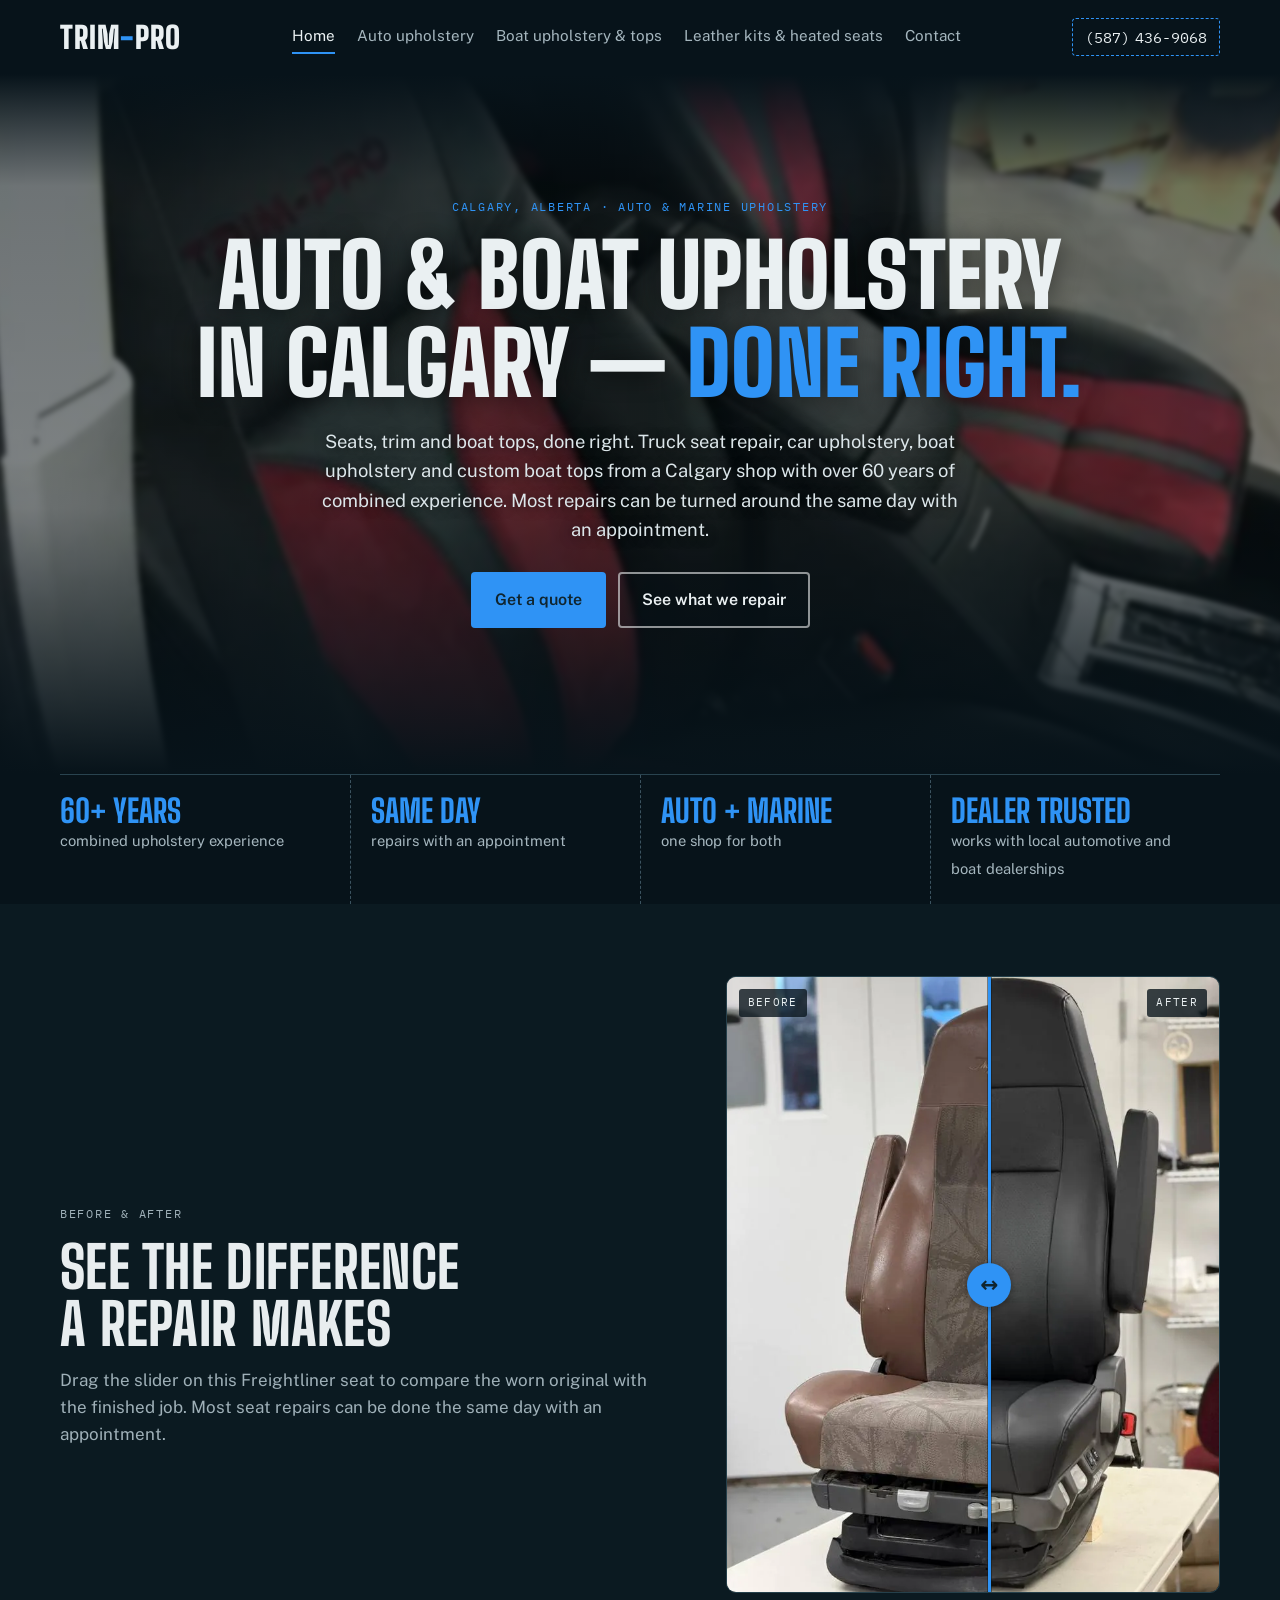
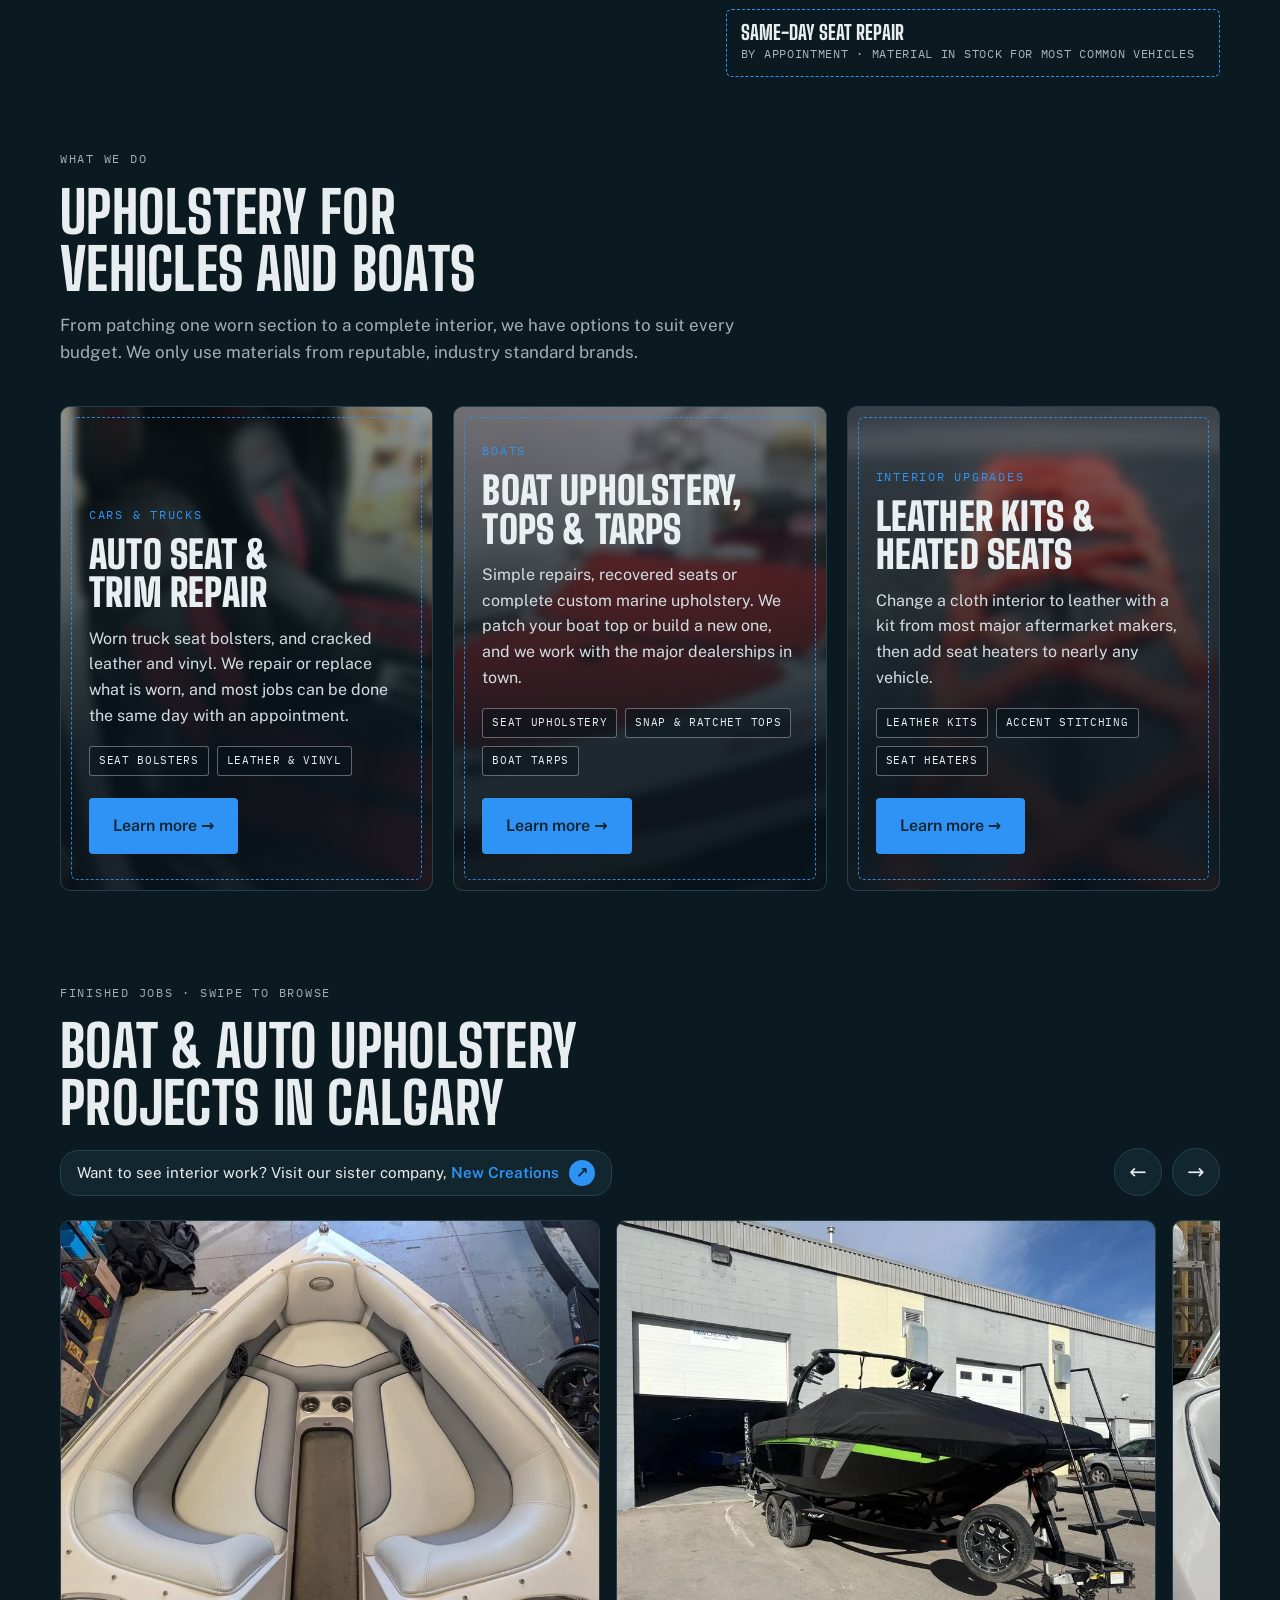
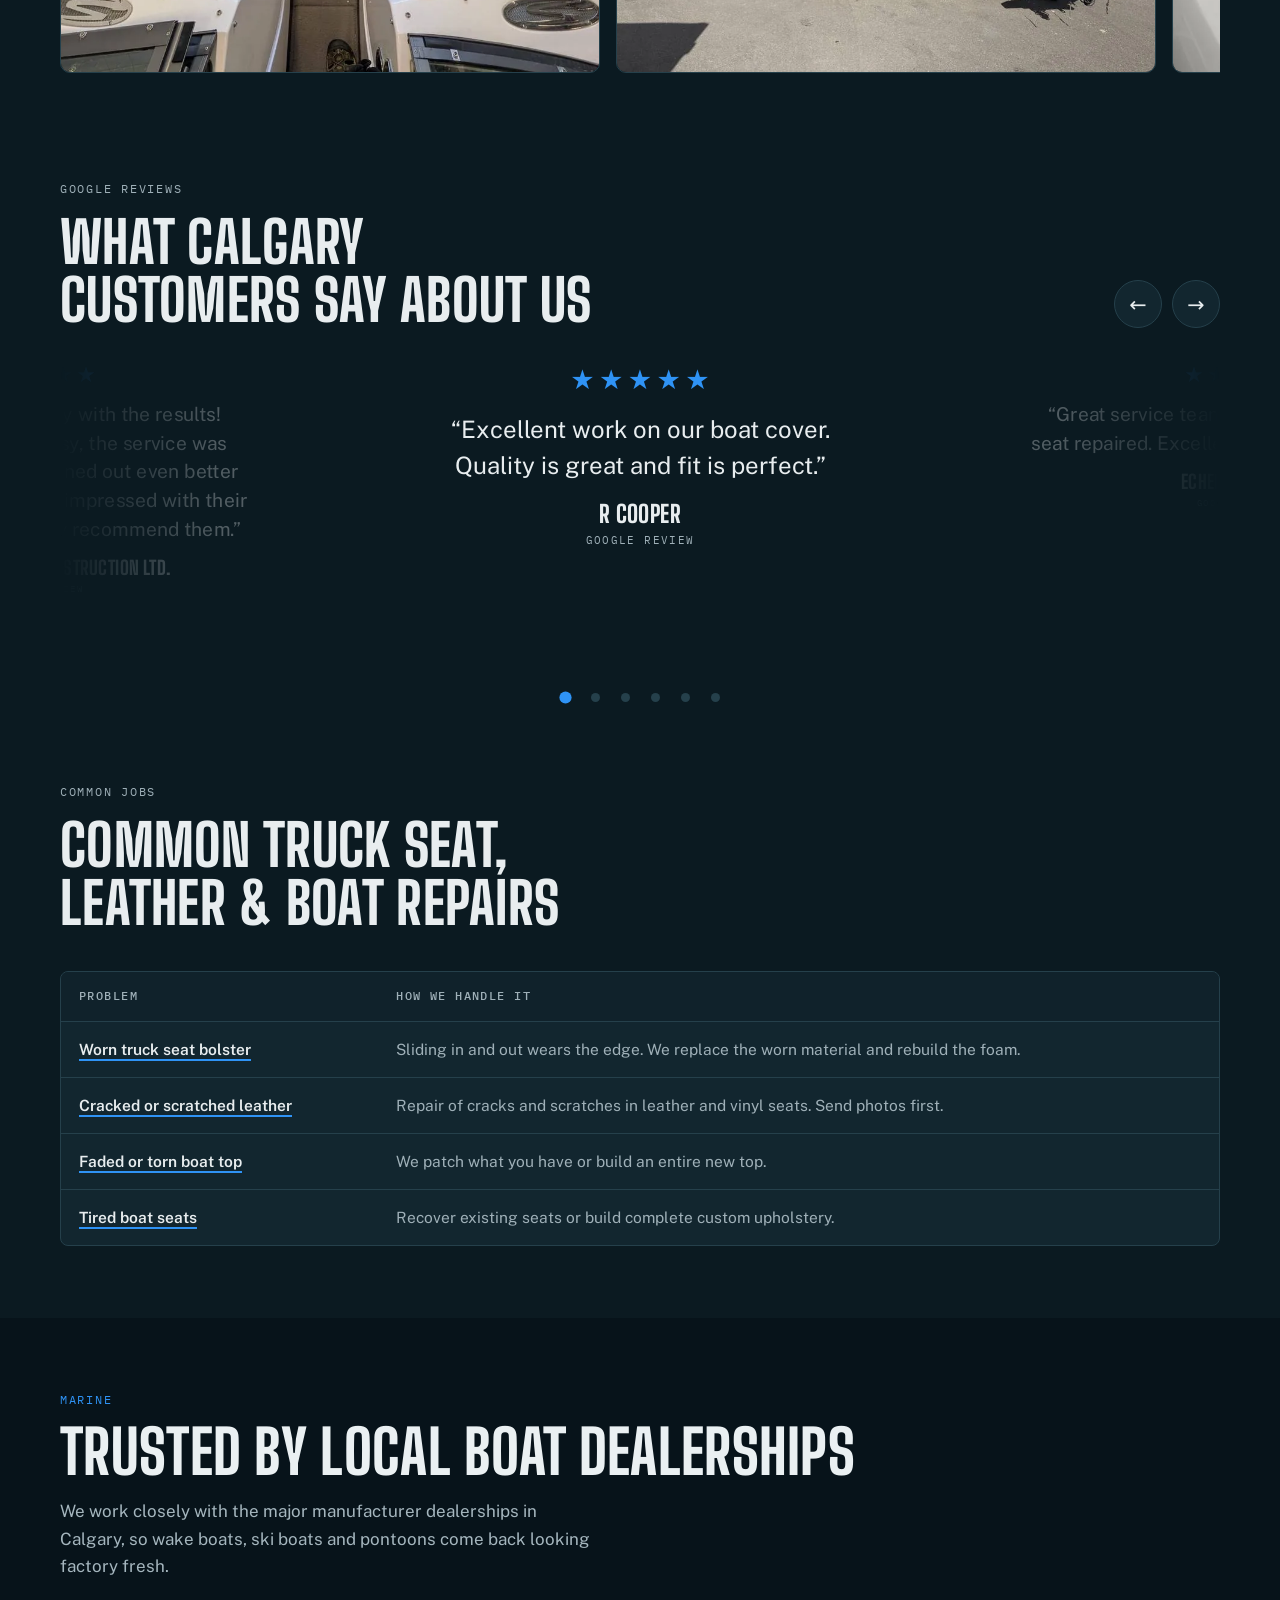
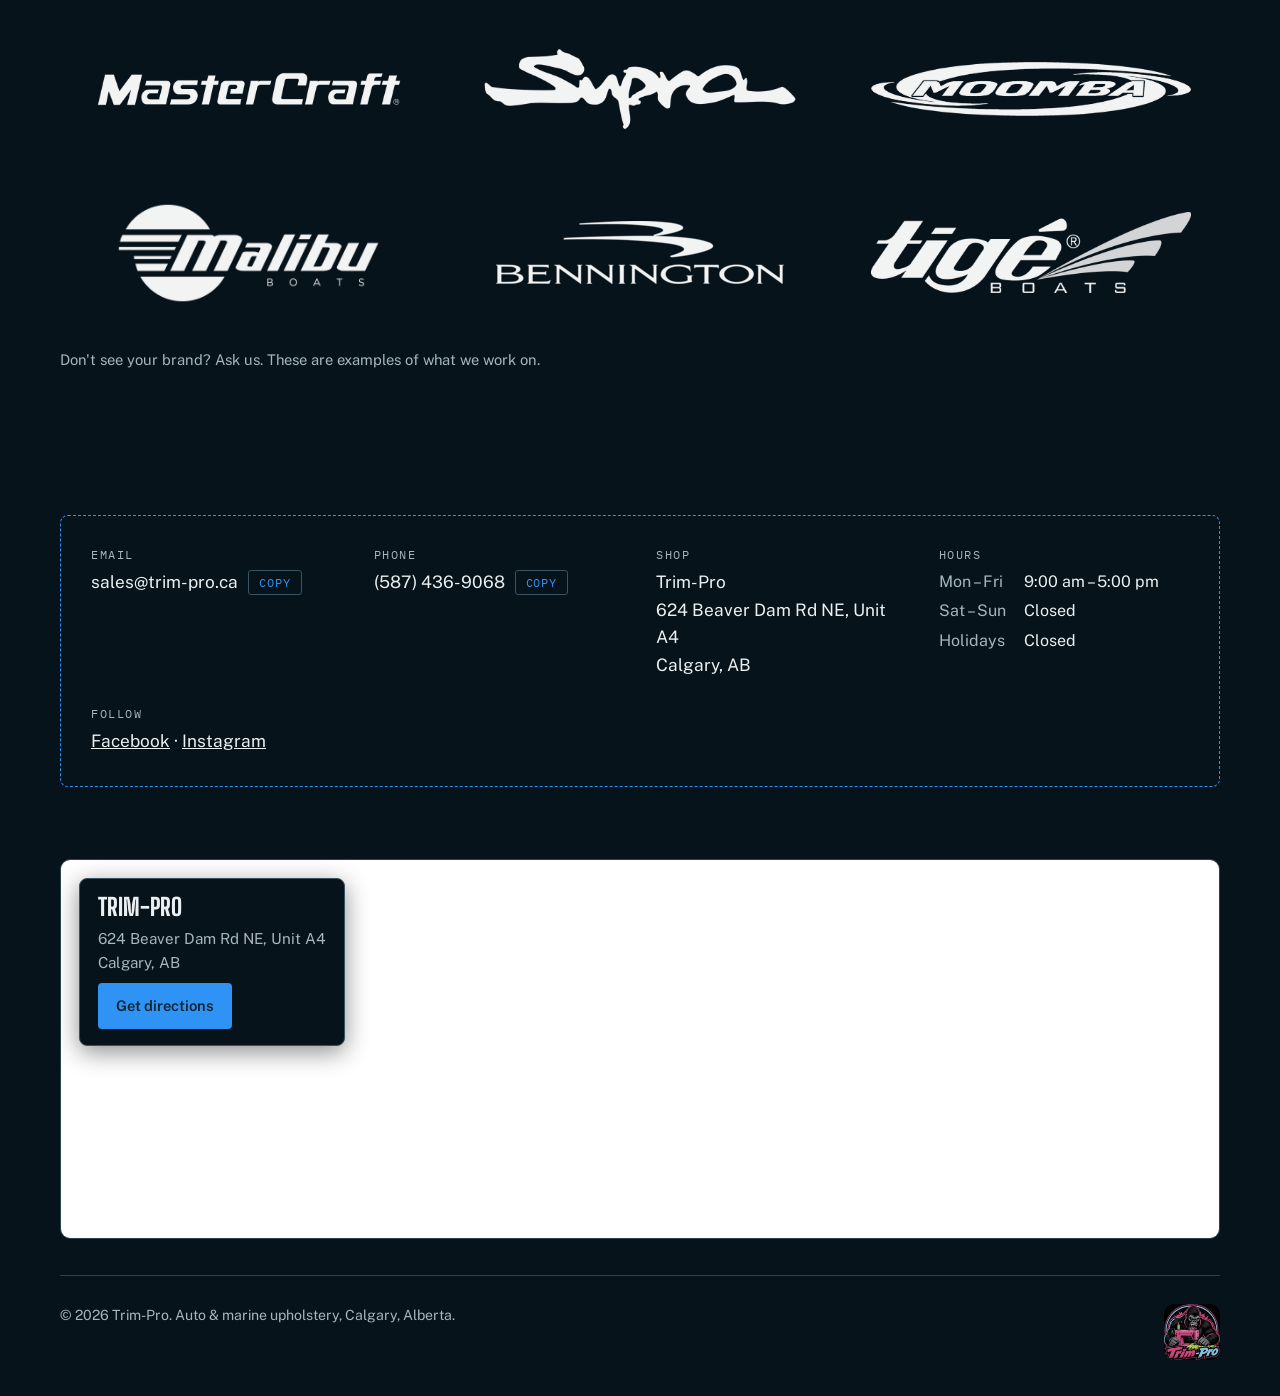
<file: index.html>
<!doctype html>
<html lang="en-CA">
<head>
<meta charset="utf-8">
<meta name="viewport" content="width=device-width, initial-scale=1, viewport-fit=cover">
<!-- Google tag (gtag.js) -->
<script async src="https://www.googletagmanager.com/gtag/js?id=G-2FYZ39YW27"></script>
<script>
  window.dataLayer = window.dataLayer || [];
  function gtag(){dataLayer.push(arguments);}
  gtag('js', new Date());

  gtag('config', 'G-2FYZ39YW27');
</script>
<title>Calgary Auto &amp; Boat Upholstery | Seat Repair | Trim-Pro</title>
<meta name="color-scheme" content="dark">
<meta name="theme-color" content="#0B1A21">
<meta name="description" content="Auto upholstery, truck seat repair, boat upholstery &amp; boat tops in Calgary. Same-day repairs by appointment. Call (587) 436-9068.">
<link rel="canonical" href="https://www.trim-pro.ca/">
<link rel="icon" href="https://www.trim-pro.ca/favicon.ico" sizes="48x48">
<link rel="icon" type="image/png" href="https://www.trim-pro.ca/images/favicon-192.png" sizes="192x192">
<link rel="icon" type="image/png" sizes="64x64" href="https://www.trim-pro.ca/images/favicon-64.png">
<link rel="apple-touch-icon" href="https://www.trim-pro.ca/images/apple-touch-icon.png">
<meta property="og:title" content="Calgary Auto &amp; Boat Upholstery | Seat Repair | Trim-Pro">
<meta property="og:description" content="Auto upholstery, truck seat repair, boat upholstery &amp; boat tops in Calgary. Same-day repairs by appointment. Call (587) 436-9068.">
<meta property="og:type" content="website">
<meta property="og:url" content="https://www.trim-pro.ca/">
<meta property="og:locale" content="en_CA">
<meta property="og:site_name" content="Trim-Pro">
<meta property="og:image" content="https://www.trim-pro.ca/images/og-share.jpg">
<meta property="og:image:width" content="1200">
<meta property="og:image:height" content="630">
<meta property="og:image:alt" content="Trim-Pro: auto and boat upholstery in Calgary, Alberta">
<meta name="twitter:card" content="summary_large_image">
<meta name="twitter:title" content="Calgary Auto &amp; Boat Upholstery | Seat Repair | Trim-Pro">
<meta name="twitter:description" content="Auto upholstery, truck seat repair, boat upholstery &amp; boat tops in Calgary. Same-day repairs by appointment. Call (587) 436-9068.">
<meta name="twitter:image" content="https://www.trim-pro.ca/images/og-share.jpg">
<link rel="preconnect" href="https://fonts.googleapis.com">
<link rel="preconnect" href="https://fonts.gstatic.com" crossorigin>
<link rel="preload" as="image" href="images/custom-black-red-leather-suede-auto-seats-calgary.webp" fetchpriority="high">
<link rel="stylesheet" href="https://fonts.googleapis.com/css2?family=Big+Shoulders+Display:wght@700;800;900&family=IBM+Plex+Mono:wght@500&family=Public+Sans:wght@400;500;600&display=swap">
<script type="application/ld+json">{
  "@context": "https://schema.org",
  "@type": "WebSite",
  "@id": "https://www.trim-pro.ca/#website",
  "name": "Trim-Pro",
  "alternateName": ["Trim Pro", "Trim-Pro Calgary"],
  "url": "https://www.trim-pro.ca/",
  "publisher": {"@id": "https://www.trim-pro.ca/#business"}
}</script>
<script type="application/ld+json">{
  "@context": "https://schema.org",
  "@type": "AutomotiveBusiness",
  "name": "Trim-Pro",
  "description": "Auto upholstery, seat and trim repair, marine upholstery, boat tops and boat tarps in Calgary, Alberta.",
  "url": "https://www.trim-pro.ca/",
  "telephone": "+1-587-436-9068",
  "email": "sales@trim-pro.ca",
  "address": {
    "@type": "PostalAddress",
    "streetAddress": "624 Beaver Dam Rd NE Unit A4",
    "addressLocality": "Calgary",
    "addressRegion": "AB",
    "addressCountry": "CA"
  },
  "areaServed": {
    "@type": "City",
    "name": "Calgary"
  },
  "openingHoursSpecification": [
    {
      "@type": "OpeningHoursSpecification",
      "dayOfWeek": [
        "Monday",
        "Tuesday",
        "Wednesday",
        "Thursday",
        "Friday"
      ],
      "opens": "09:00",
      "closes": "17:00"
    }
  ],
  "sameAs": [
    "https://www.facebook.com/156056304554778",
    "https://www.instagram.com/trim_pro"
  ],
  "knowsAbout": [
    "Auto upholstery",
    "Truck seat repair",
    "Seat bolster repair",
    "Leather seat repair",
    "Vinyl repair",
    "Boat upholstery",
    "Boat tops",
    "Boat tarps",
    "Leather kits",
    "Heated seats"
  ],
  "@id": "https://www.trim-pro.ca/#business",
  "image": [
    "https://www.trim-pro.ca/images/og-share.jpg",
    "https://www.trim-pro.ca/images/custom-black-red-leather-suede-auto-seats-calgary.webp"
  ],
  "logo": "https://www.trim-pro.ca/images/trim-pro-gorilla-mascot.webp",
  "hasMap": "https://www.google.com/maps/search/?api=1&query=624+Beaver+Dam+Rd+NE+Unit+A4,+Calgary,+AB"
}</script>
<script type="application/ld+json">
{
  "@context": "https://schema.org",
  "@type": "FAQPage",
  "mainEntity": [
    {"@type":"Question","name":"Can you repair a worn truck seat in Calgary?","acceptedAnswer":{"@type":"Answer","text":"Yes. Worn bolsters from sliding in and out of the truck are our most common repair. We replace the worn material and rebuild the foam."}},
    {"@type":"Question","name":"Do you offer same-day seat repair?","acceptedAnswer":{"@type":"Answer","text":"We typically stock material for most common vehicles and can often return your vehicle the same day with an appointment."}},
    {"@type":"Question","name":"Can you fix cracked or scratched leather and vinyl?","acceptedAnswer":{"@type":"Answer","text":"We repair cracks and scratches in vinyl and leather. Email photos to sales@trim-pro.ca and we will tell you whether it can be fixed."}},
    {"@type":"Question","name":"Do you make new boat tops?","acceptedAnswer":{"@type":"Answer","text":"Yes. We patch existing boat tops or build an entirely new top, including snap and ratchet styles."}},
    {"@type":"Question","name":"Which boat brands do you work on?","acceptedAnswer":{"@type":"Answer","text":"We work closely with major manufacturer dealerships in Calgary and handle brands such as Mastercraft, Supra, Moomba, Malibu, Bennington and Tige."}},
    {"@type":"Question","name":"How do I get a quote?","acceptedAnswer":{"@type":"Answer","text":"Email photos and details of the job to sales@trim-pro.ca, or call (587) 436-9068 during business hours."}}
  ]
}
</script>
<link rel="stylesheet" href="styles.css">
</head>
<body>
<a class="skip" href="#main">Skip to main content</a>

<div class="band ink"><div class="wrap">
<header class="top">
  <a class="brand" href="/" aria-label="Trim-Pro home">Trim<span>-</span>Pro</a>
  <nav class="nav" aria-label="Main">
    <a href="/" aria-current="page">Home</a>
    <a href="auto-seat-trim-repair.html">Auto upholstery</a>
    <a href="marine-upholstery-tops.html">Boat upholstery &amp; tops</a>
    <a href="leather-kits-seat-heaters.html">Leather kits &amp; heated seats</a>
    <a href="#contact">Contact</a>
  </nav>
  <a class="phone" href="tel:+15874369068">(587) 436-9068</a>
</header></div></div>
<main id="main">
<div class="band ink">
  <div class="stage" id="top">
    <img class="sea" src="images/custom-black-red-leather-suede-auto-seats-calgary.webp" alt="" width="750" height="1000" fetchpriority="high" decoding="async">
    <div class="hero-c">
      <p class="eyebrow">Calgary, Alberta &middot; Auto &amp; marine upholstery</p>
      <h1>Auto &amp; Boat Upholstery in Calgary &mdash; <em>done right.</em></h1>
      <p class="lede">Seats, trim and boat tops, done right. Truck seat repair, car upholstery, boat upholstery and custom boat tops from a Calgary shop with over 60 years of combined experience. Most repairs can be turned around the same day with an appointment.</p>
      <div class="cta">
        <a class="btn primary" href="https://clienthub.getjobber.com/hubs/6851d78e-da60-4e8f-adf5-7efb08388598/public/requests/1480442/new?source=social_media" target="_blank" rel="noopener noreferrer">Get a quote</a>
        <a class="btn ghost" href="#services">See what we repair</a>
      </div>
    </div>
  </div>
  <div class="wrap">
    <div class="facts">
      <div class="fact"><b>60+ years</b><span>combined upholstery experience</span></div>
      <div class="fact"><b>Same day</b><span>repairs with an appointment</span></div>
      <div class="fact"><b>Auto + marine</b><span>one shop for both</span></div>
      <div class="fact"><b>Dealer trusted</b><span>works with local automotive and boat dealerships</span></div>
    </div>
  </div>
</div>
<div class="wrap">
  <section aria-labelledby="ba-h" style="padding-bottom:0">
    <div class="splitrow">
      <div class="head"><p class="eyebrow">Before &amp; after</p><h2 id="ba-h">See the difference a repair makes</h2><p>Drag the slider on this Freightliner seat to compare the worn original with the finished job. Most seat repairs can be done the same day with an appointment.</p></div>
      <figure class="ba-card hero-card"><div class="ba port hero-ba" data-ba><img class="after" src="images/freightliner-truck-seat-new-black-upholstery-after.webp" alt="After: Freightliner truck seat in new black upholstery" width="750" height="1000" loading="lazy" decoding="async"><img class="before" src="images/freightliner-truck-seat-worn-brown-vinyl-patterned-fabric-before.webp" alt="Before: Freightliner truck seat in worn brown vinyl and patterned fabric" width="750" height="1000" loading="lazy" decoding="async"><span class="ba-tag l">Before</span><span class="ba-tag r">After</span><div class="ba-handle" role="slider" tabindex="0" aria-label="Drag to compare before and after: Freightliner truck seat" aria-valuemin="0" aria-valuemax="100" aria-valuenow="50"></div></div><p class="sameday"><b>Same-day seat repair</b><span>By appointment &middot; material in stock for most common vehicles</span></p></figure>
    </div>
  </section>

  <section id="services" aria-labelledby="svc-h">
    <div class="head">
      <p class="eyebrow">What we do</p>
      <h2 id="svc-h">Upholstery for vehicles and boats</h2>
      <p>From patching one worn section to a complete interior, we have options to suit every budget. We only use materials from reputable, industry standard brands.</p>
    </div>
    <div class="tgrid">
<article class="tcard">
  <div class="tile-bg bg-auto" aria-hidden="true"></div>
  <p class="eyebrow">Cars &amp; trucks</p>
  <h3>Auto seat &amp; trim repair</h3>
  <p class="tp">Worn truck seat bolsters, and cracked leather and vinyl. We repair or replace what is worn, and most jobs can be done the same day with an appointment.</p>
  <ul class="chips" aria-label="Services"><li>Seat bolsters</li><li>Leather &amp; vinyl</li></ul>
  <div class="cta"><a class="btn primary more" href="auto-seat-trim-repair.html">Learn more &rarr;</a></div>
</article>
<article class="tcard">
  <div class="tile-bg bg-marine" aria-hidden="true"></div>
  <p class="eyebrow">Boats</p>
  <h3>Boat upholstery, tops &amp; tarps</h3>
  <p class="tp">Simple repairs, recovered seats or complete custom marine upholstery. We patch your boat top or build a new one, and we work with the major dealerships in town.</p>
  <ul class="chips" aria-label="Services"><li>Seat upholstery</li><li>Snap &amp; ratchet tops</li><li>Boat tarps</li></ul>
  <div class="cta"><a class="btn primary more" href="marine-upholstery-tops.html">Learn more &rarr;</a></div>
</article>
<article class="tcard">
  <div class="tile-bg bg-leather" aria-hidden="true"></div>
  <p class="eyebrow">Interior upgrades</p>
  <h3>Leather kits &amp; heated seats</h3>
  <p class="tp">Change a cloth interior to leather with a kit from most major aftermarket makers, then add seat heaters to nearly any vehicle.</p>
  <ul class="chips" aria-label="Services"><li>Leather kits</li><li>Accent stitching</li><li>Seat heaters</li></ul>
  <div class="cta"><a class="btn primary more" href="leather-kits-seat-heaters.html">Learn more &rarr;</a></div>
</article>
    </div>
  </section>

  <section aria-labelledby="car-h" style="padding-top:20px">
    <div class="car-head">
      <div class="head" style="margin-bottom:0">
        <p class="eyebrow">Finished jobs &middot; swipe to browse</p>
        <h2 id="car-h">Boat &amp; auto upholstery projects in Calgary</h2>
        <a class="sister-link" href="https://newcreations.com/" target="_blank" rel="noopener"><span class="txt">Want to see interior work? Visit our sister company, <b>New Creations</b></span> <span class="arr" aria-hidden="true">&nearr;</span><span class="sr">(opens in a new tab)</span></a>
      </div>
      <div class="car-nav">
        <button type="button" class="car-btn" id="car-prev" aria-label="Previous photos">&larr;</button>
        <button type="button" class="car-btn" id="car-next" aria-label="Next photos">&rarr;</button>
      </div>
    </div>
    <div class="car-track" id="car-track" tabindex="0" role="region" aria-label="Photos of finished upholstery work">
      <figure class="car-item"><img src="images/boat-bow-seating-white-gray-vinyl-blue-piping-cup-holders.webp" alt="Boat bow seating in white and gray vinyl with blue piping and cup holders" width="1000" height="750" loading="lazy" decoding="async"></figure>
      <figure class="car-item"><img src="images/custom-fitted-black-cover-tige-wake-boat-trailer.webp" alt="Custom fitted black cover on a Tige wake boat on its trailer" width="1000" height="750" loading="lazy" decoding="async"></figure>
      <figure class="car-item"><img src="images/front-view-moomba-bow-new-white-blue-gray-vinyl.webp" alt="Front view of a Moomba bow with new white and blue-gray vinyl" width="1000" height="750" loading="lazy" decoding="async"></figure>
      <figure class="car-item tall"><img src="images/front-sport-seat-white-leather-black-suede-embroidered-headrest.webp" alt="Front sport seat in white leather and black suede with embroidered logo on the headrest" width="645" height="860" loading="lazy" decoding="async"></figure>
      <figure class="car-item tall"><img src="images/front-seat-black-leather-black-white-houndstooth-fabric-inserts.webp" alt="Front seat in black leather with black and white houndstooth fabric inserts" width="645" height="860" loading="lazy" decoding="async"></figure>
      <figure class="car-item"><img src="images/side-view-moomba-seating-white-vinyl-blue-gray-accents.webp" alt="Side view of Moomba seating in white vinyl with blue-gray accents" width="1000" height="750" loading="lazy" decoding="async"></figure>
          <article class="car-item sister">
        <p class="eyebrow">Our sister company</p>
        <h3>New Creations</h3>
        <p>Mobile surface repair and restoration for interiors: homes, furniture and vehicles.</p>
        <a class="btn primary" href="https://newcreations.com/" target="_blank" rel="noopener">Visit New Creations <span aria-hidden="true">&nearr;</span><span class="sr">(opens in a new tab)</span></a>
      </article>
    </div>
  </section>
  <section aria-labelledby="rv-h" style="padding-top:20px">
    <div class="car-head">
      <div class="head" style="margin-bottom:0"><p class="eyebrow">Google reviews</p><h2 id="rv-h">What Calgary customers say about us</h2></div>
      <div class="car-nav"><button type="button" class="car-btn" id="rv-prev" aria-label="Previous review">&larr;</button><button type="button" class="car-btn" id="rv-next" aria-label="Next review">&rarr;</button></div>
    </div>
    <div class="rvc" id="rvc" tabindex="0" role="region" aria-roledescription="carousel" aria-label="Customer reviews. Swipe or use the arrow keys to browse."><figure class="rv" data-i="0"><div class="stars" role="img" aria-label="5 out of 5 stars">★★★★★</div><blockquote>“Excellent work on our boat cover. Quality is great and fit is perfect.”</blockquote><figcaption><b><a href="https://www.google.com/maps/contrib/108121819964450739064/reviews?hl=en-CA" target="_blank" rel="noopener noreferrer">R Cooper</a></b><small>Google review</small></figcaption></figure><figure class="rv" data-i="1"><div class="stars" role="img" aria-label="5 out of 5 stars">★★★★★</div><blockquote>“Great service team. I had my leather driver seat repaired. Excellent job!! Looks brand new.”</blockquote><figcaption><b><a href="https://www.google.com/maps/contrib/116862505162556828590/reviews?hl=en-CA" target="_blank" rel="noopener noreferrer">Echelle Malone</a></b><small>Google review</small></figcaption></figure><figure class="rv" data-i="2"><div class="stars" role="img" aria-label="5 out of 5 stars">★★★★★</div><blockquote>“Fantastic company and quality. I’ve been using them for years. Highly recommended!”</blockquote><figcaption><b><a href="https://www.google.com/maps/contrib/113115363884643798529/reviews?hl=en-CA" target="_blank" rel="noopener noreferrer">Dean Wolf</a></b><small>Google review</small></figcaption></figure><figure class="rv" data-i="3"><div class="stars" role="img" aria-label="5 out of 5 stars">★★★★★</div><blockquote>“Great team, honest pricing, excellent craftsmanship. This is the place for all your upholstery requirements. Couldn’t recommend enough!”</blockquote><figcaption><b><a href="https://www.google.com/maps/contrib/100401300369224816989/reviews?hl=en-CA" target="_blank" rel="noopener noreferrer">Adam White</a></b><small>Google review</small></figcaption></figure><figure class="rv" data-i="4"><div class="stars" role="img" aria-label="5 out of 5 stars">★★★★★</div><blockquote>“The customer service was fantastic but most of all the end result was absolutely perfect. They recovered my RV driver and passenger seats and they look brand new. Highly recommend.”</blockquote><figcaption><b><a href="https://www.google.com/maps/contrib/101042233132592906453/reviews?hl=en" target="_blank" rel="noopener noreferrer">sherri moynahan</a></b><small>Google review</small></figcaption></figure><figure class="rv" data-i="5"><div class="stars" role="img" aria-label="5 out of 5 stars">★★★★★</div><blockquote>“We’re extremely happy with the results! Communication was easy, the service was quick, and everything turned out even better than we expected. Highly impressed with their work. We would definitely recommend them.”</blockquote><figcaption><b><a href="https://www.google.com/maps/contrib/118243584979824820230/reviews?hl=en" target="_blank" rel="noopener noreferrer">HotMix Paving &amp; Construction LTD.</a></b><small>Google review</small></figcaption></figure></div>
    <div class="rv-dots" id="rv-dots"></div>
  </section>
  <section aria-labelledby="fix-h" style="padding-top:0">
    <div class="head">
      <p class="eyebrow">Common jobs</p>
      <h2 id="fix-h">Common truck seat, leather &amp; boat repairs</h2>
    </div>
    <div class="tablewrap" tabindex="0" role="region" aria-label="Common repairs table">
      <table>
        <thead><tr><th>Problem</th><th>How we handle it</th></tr></thead>
        <tbody>
          <tr><td><a href="auto-seat-trim-repair.html">Worn truck seat bolster</a></td><td>Sliding in and out wears the edge. We replace the worn material and rebuild the foam.</td></tr>
          <tr><td><a href="auto-seat-trim-repair.html">Cracked or scratched leather</a></td><td>Repair of cracks and scratches in leather and vinyl seats. Send photos first.</td></tr>
          <tr><td><a href="marine-upholstery-tops.html">Faded or torn boat top</a></td><td>We patch what you have or build an entire new top.</td></tr>
          <tr><td><a href="marine-upholstery-tops.html">Tired boat seats</a></td><td>Recover existing seats or build complete custom upholstery.</td></tr>
        </tbody>
      </table>
    </div>
  </section>

</div>
<div class="band ink trusted" id="trusted"><div class="wrap">
  <div class="trusted-head">
    <div><p class="eyebrow">Marine</p><h2>Trusted by local boat dealerships</h2></div>
    <p class="note">We work closely with the major manufacturer dealerships in Calgary, so wake boats, ski boats and pontoons come back looking factory fresh.</p>
  </div>
  <div class="logos" role="list" aria-label="Boat brands we work on"><div class="logo" role="listitem"><img src="images/mastercraft-logo-boat-brand.webp" alt="Mastercraft logo" width="900" height="139" loading="lazy" decoding="async"><span>Mastercraft</span></div><div class="logo" role="listitem"><img src="images/supra-logo-boat-brand.webp" alt="Supra logo" width="900" height="276" loading="lazy" decoding="async"><span>Supra</span></div><div class="logo" role="listitem"><img src="images/moomba-logo-boat-brand.webp" alt="Moomba logo" width="900" height="151" loading="lazy" decoding="async"><span>Moomba</span></div><div class="logo" role="listitem"><img src="images/malibu-logo-boat-brand.webp" alt="Malibu logo" width="600" height="228" loading="lazy" decoding="async"><span>Malibu</span></div><div class="logo" role="listitem"><img src="images/bennington-logo-boat-brand.webp" alt="Bennington logo" width="304" height="79" loading="lazy" decoding="async"><span>Bennington</span></div><div class="logo" role="listitem"><img src="images/tige-logo-boat-brand.webp" alt="Tige logo" width="900" height="228" loading="lazy" decoding="async"><span>Tige</span></div></div>
  <p class="small">Don't see your brand? Ask us. These are examples of what we work on.</p>
</div></div>
<div class="band ink" id="contact">
  <div class="wrap">
    <div class="contact">
      <div class="card">
        <div class="row"><small>Email</small>
          <div class="copyline"><span class="val" id="em">sales@trim-pro.ca</span><button class="copy" type="button" data-copy="sales@trim-pro.ca">Copy</button></div></div>
        <div class="row"><small>Phone</small>
          <div class="copyline"><span class="val" id="ph">(587) 436-9068</span><button class="copy" type="button" data-copy="(587) 436-9068">Copy</button></div></div>
        <div class="row"><small>Shop</small>
          <address class="addr val">Trim-Pro<br>624 Beaver Dam Rd NE, Unit A4<br>Calgary, AB</address></div>
        <div class="row"><small>Hours</small>
          <dl class="hours" style="margin:0"><dt>Mon &ndash; Fri</dt><dd>9:00 am &ndash; 5:00 pm</dd><dt>Sat &ndash; Sun</dt><dd>Closed</dd><dt>Holidays</dt><dd>Closed</dd></dl></div>
        <div class="row"><small>Follow</small>
          <span class="val"><a href="https://www.facebook.com/156056304554778" rel="noopener">Facebook</a> &middot; <a href="https://www.instagram.com/trim_pro" rel="noopener">Instagram</a></span></div>
      </div>
    </div>
    <div class="mapwrap"><div class="map-box"><svg class="map-art" viewBox="0 0 1200 420" preserveAspectRatio="xMidYMid slice" aria-hidden="true" focusable="false">
<rect width="1200" height="420" fill="#10252F"/>
<g stroke="#1C3A48" stroke-width="14" fill="none" stroke-linecap="round">
<path d="M-20 90 H1220"/><path d="M-20 250 H1220"/><path d="M-20 360 H1220"/>
<path d="M140 -20 V440"/><path d="M420 -20 V440"/><path d="M820 -20 V440"/><path d="M1060 -20 V440"/>
<path d="M-20 330 L480 120 L1220 190" stroke-width="22" stroke="#24485A"/>
</g>
<g fill="#0B1A21" opacity=".8"><rect x="180" y="110" width="200" height="110" rx="8"/><rect x="460" y="110" width="320" height="110" rx="8"/><rect x="870" y="110" width="150" height="110" rx="8"/><rect x="180" y="280" width="200" height="60" rx="8"/><rect x="470" y="280" width="300" height="60" rx="8"/><rect x="870" y="280" width="150" height="60" rx="8"/></g>
<g transform="translate(615 190)"><circle r="46" fill="#2F93F5" opacity=".22"/><path d="M0 40 C-26 8 -30 -4 -30 -16 a30 30 0 0 1 60 0 C30 -4 26 8 0 40Z" fill="#2F93F5" stroke="#07131A" stroke-width="3"/><circle cy="-16" r="11" fill="#07131A"/></g>
</svg><iframe class="map-frame" title="Map showing Trim-Pro at 624 Beaver Dam Rd NE, Calgary" src="https://maps.google.com/maps?q=624+Beaver+Dam+Rd+NE+Unit+A4,+Calgary,+AB&output=embed" loading="lazy" referrerpolicy="no-referrer-when-downgrade" allowfullscreen></iframe><div class="map-card"><b>Trim-Pro</b><address>624 Beaver Dam Rd NE, Unit A4<br>Calgary, AB</address><a class="btn primary" href="https://www.google.com/maps/dir/?api=1&destination=624+Beaver+Dam+Rd+NE+Unit+A4,+Calgary,+AB" target="_blank" rel="noopener noreferrer">Get directions</a></div></div></div>
    </div>
</div>
</main>
<div class="band ink"><div class="wrap">
    <footer>
      <span>&copy; 2026 Trim-Pro. Auto &amp; marine upholstery, Calgary, Alberta.</span>
      <img class="mascot" src="images/trim-pro-gorilla-mascot.webp" alt="Trim-Pro gorilla mascot at a sewing machine" width="56" height="56" loading="lazy" decoding="async">
    </footer>
</div></div>

<script src="site.js" defer></script>
</body>
</html>
</file>
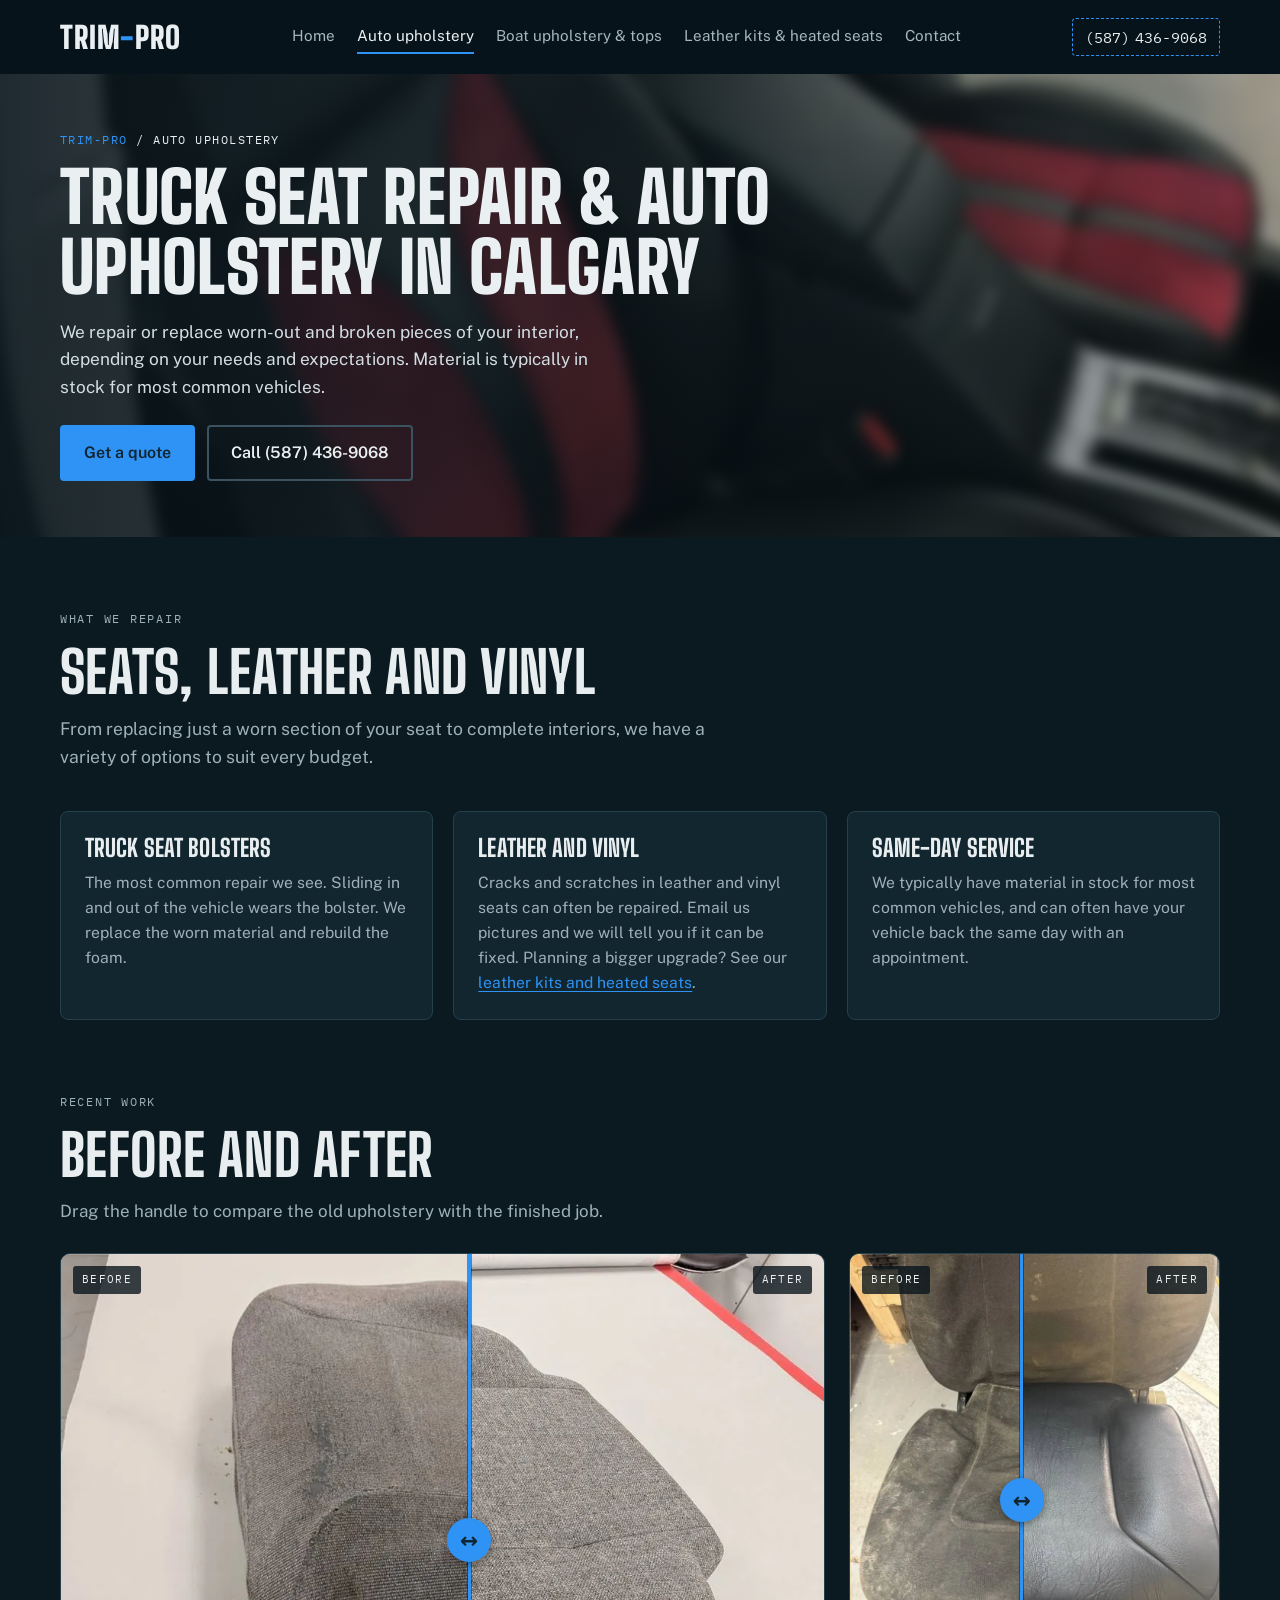
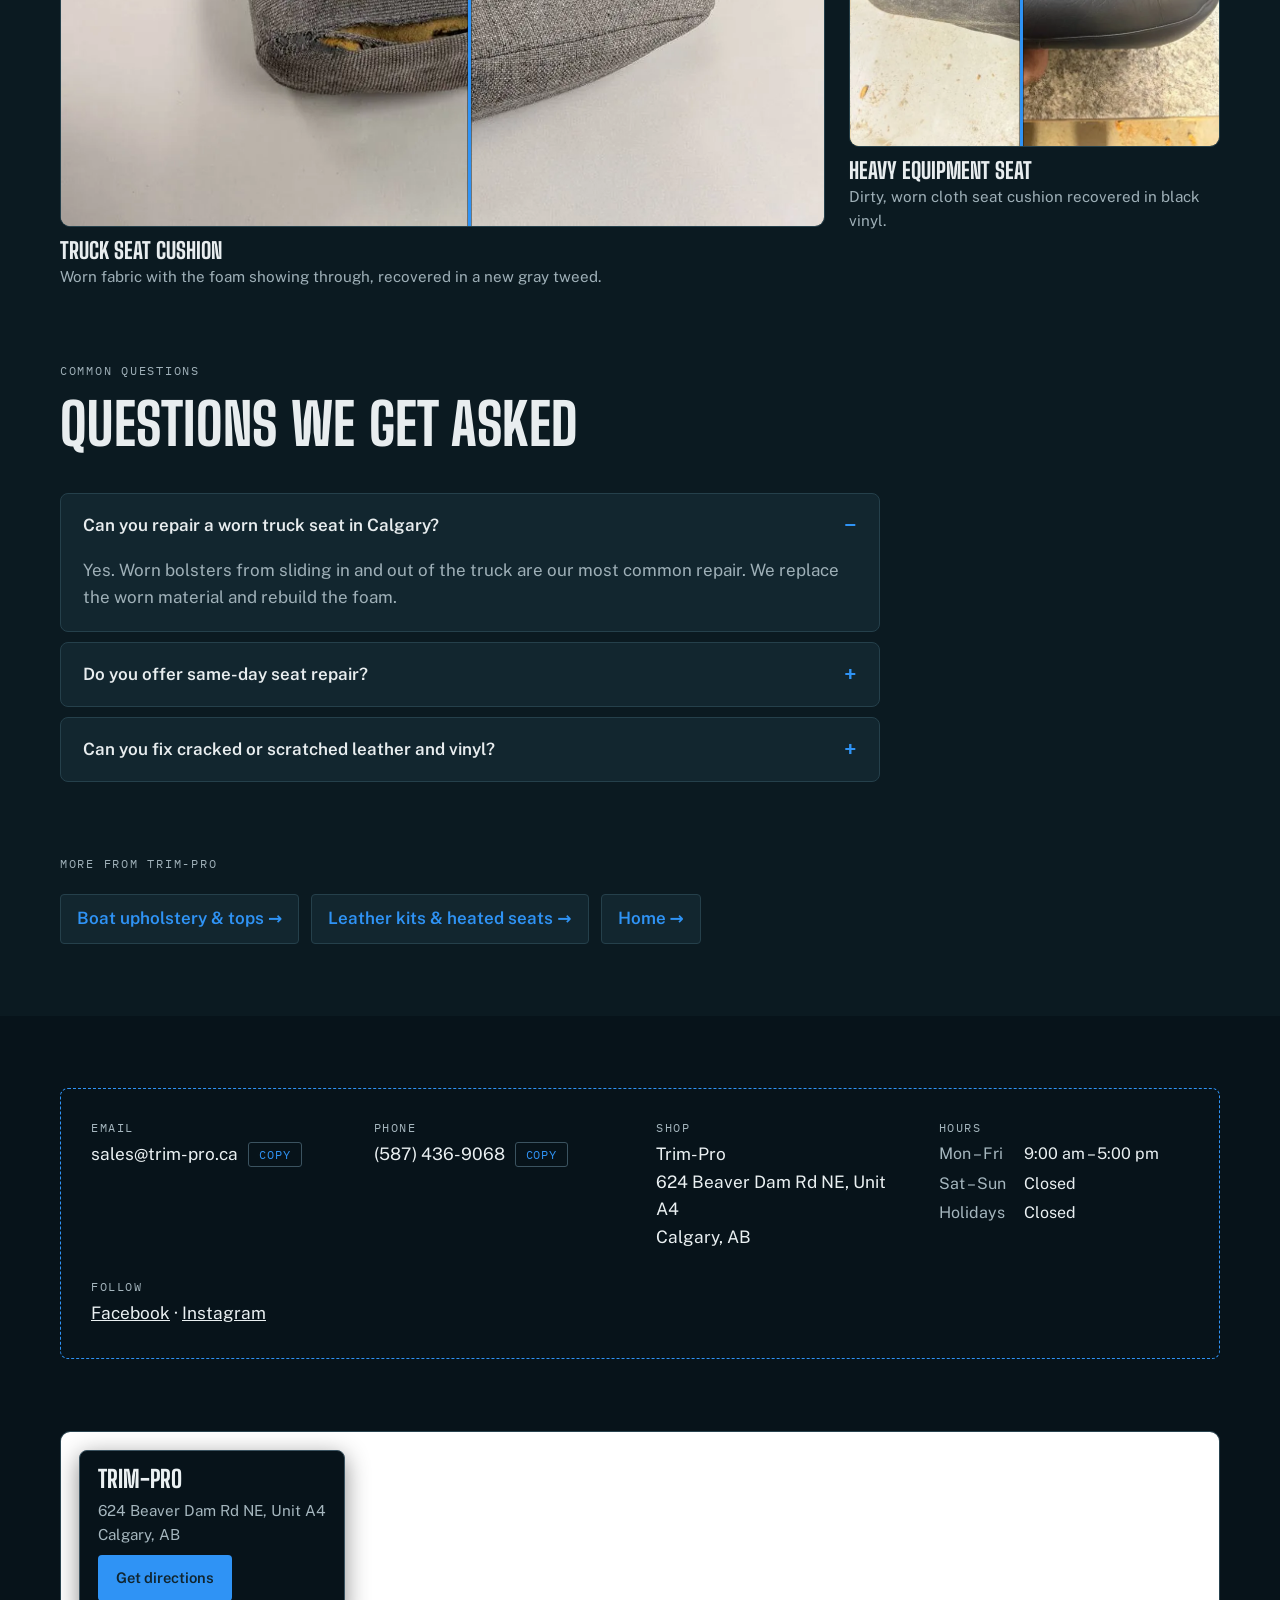
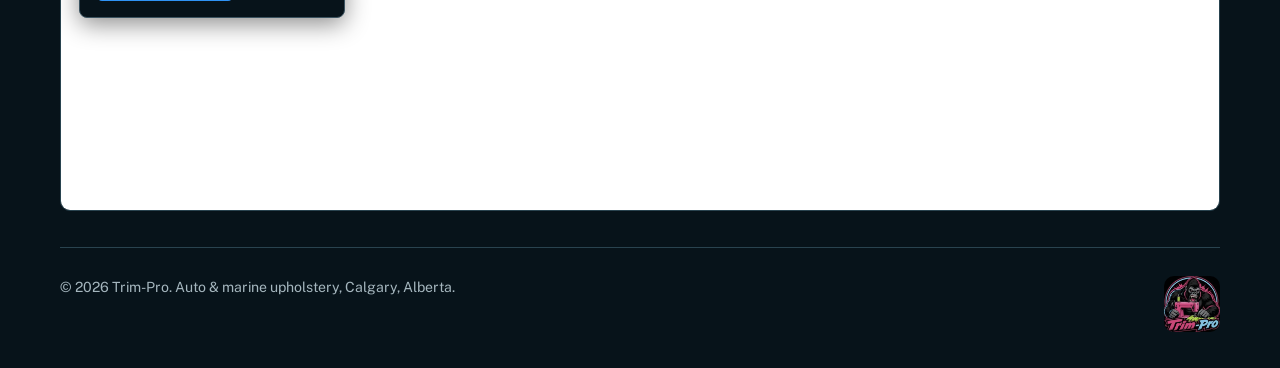
<file: auto-seat-trim-repair.html>
<!doctype html>
<html lang="en-CA">
<head>
<meta charset="utf-8">
<meta name="viewport" content="width=device-width, initial-scale=1, viewport-fit=cover">
<!-- Google tag (gtag.js) -->
<script async src="https://www.googletagmanager.com/gtag/js?id=G-2FYZ39YW27"></script>
<script>
  window.dataLayer = window.dataLayer || [];
  function gtag(){dataLayer.push(arguments);}
  gtag('js', new Date());

  gtag('config', 'G-2FYZ39YW27');
</script>
<title>Truck Seat Repair &amp; Auto Upholstery in Calgary | Trim-Pro</title>
<meta name="description" content="Truck seat bolster repair, leather and vinyl repair and car upholstery in Calgary, AB. Same-day service by appointment. Call (587) 436-9068.">
<meta name="color-scheme" content="dark">
<meta name="theme-color" content="#0B1A21">
<link rel="canonical" href="https://www.trim-pro.ca/auto-seat-trim-repair.html">
<meta property="og:title" content="Truck Seat Repair &amp; Auto Upholstery in Calgary | Trim-Pro">
<meta property="og:description" content="Truck seat bolster repair, leather and vinyl repair and car upholstery in Calgary, AB. Same-day service by appointment. Call (587) 436-9068.">
<meta property="og:type" content="website">
<meta property="og:url" content="https://www.trim-pro.ca/auto-seat-trim-repair.html">
<meta property="og:locale" content="en_CA">
<meta property="og:site_name" content="Trim-Pro">
<meta property="og:image" content="https://www.trim-pro.ca/images/og-auto-upholstery.jpg">
<meta property="og:image:width" content="1200">
<meta property="og:image:height" content="630">
<meta property="og:image:alt" content="Trim-Pro: truck seat repair and auto upholstery in Calgary">
<meta name="twitter:card" content="summary_large_image">
<meta name="twitter:title" content="Truck Seat Repair &amp; Auto Upholstery in Calgary | Trim-Pro">
<meta name="twitter:description" content="Truck seat bolster repair, leather and vinyl repair and car upholstery in Calgary, AB. Same-day service by appointment. Call (587) 436-9068.">
<meta name="twitter:image" content="https://www.trim-pro.ca/images/og-auto-upholstery.jpg">
<link rel="preconnect" href="https://fonts.googleapis.com">
<link rel="preconnect" href="https://fonts.gstatic.com" crossorigin>
<link rel="stylesheet" href="https://fonts.googleapis.com/css2?family=Big+Shoulders+Display:wght@700;800;900&family=IBM+Plex+Mono:wght@500&family=Public+Sans:wght@400;500;600&display=swap">
<link rel="icon" href="https://www.trim-pro.ca/favicon.ico" sizes="48x48">
<link rel="icon" type="image/png" href="https://www.trim-pro.ca/images/favicon-192.png" sizes="192x192">
<link rel="icon" type="image/png" sizes="64x64" href="https://www.trim-pro.ca/images/favicon-64.png">
<link rel="apple-touch-icon" href="https://www.trim-pro.ca/images/apple-touch-icon.png">
<script type="application/ld+json">{
  "@context": "https://schema.org",
  "@type": "Service",
  "name": "Auto seat and trim repair",
  "description": "Truck seat bolster repair, leather and vinyl repair and car upholstery in Calgary, AB. Same-day service by appointment. Call (587) 436-9068.",
  "provider": {
    "@type": "AutomotiveBusiness",
    "name": "Trim-Pro",
    "telephone": "+1-587-436-9068",
    "address": {
      "@type": "PostalAddress",
      "streetAddress": "624 Beaver Dam Rd NE Unit A4",
      "addressLocality": "Calgary",
      "addressRegion": "AB",
      "addressCountry": "CA"
    },
    "@id": "https://www.trim-pro.ca/#business",
    "image": [
      "https://www.trim-pro.ca/images/og-share.jpg",
      "https://www.trim-pro.ca/images/custom-black-red-leather-suede-auto-seats-calgary.webp"
    ],
    "logo": "https://www.trim-pro.ca/images/trim-pro-gorilla-mascot.webp",
    "hasMap": "https://www.google.com/maps/search/?api=1&query=624+Beaver+Dam+Rd+NE+Unit+A4,+Calgary,+AB",
    "url": "https://www.trim-pro.ca/"
  },
  "areaServed": {
    "@type": "City",
    "name": "Calgary"
  },
  "url": "https://www.trim-pro.ca/auto-seat-trim-repair.html",
  "image": "https://www.trim-pro.ca/images/og-auto-upholstery.jpg"
}</script>
<script type="application/ld+json">{
 "@context": "https://schema.org",
 "@type": "FAQPage",
 "mainEntity": [
  {
   "@type": "Question",
   "name": "Can you repair a worn truck seat in Calgary?",
   "acceptedAnswer": {
    "@type": "Answer",
    "text": "Yes. Worn bolsters from sliding in and out of the truck are our most common repair. We replace the worn material and rebuild the foam."
   }
  },
  {
   "@type": "Question",
   "name": "Do you offer same-day seat repair?",
   "acceptedAnswer": {
    "@type": "Answer",
    "text": "We typically stock material for most common vehicles and can often return your vehicle the same day with an appointment."
   }
  },
  {
   "@type": "Question",
   "name": "Can you fix cracked or scratched leather and vinyl?",
   "acceptedAnswer": {
    "@type": "Answer",
    "text": "We repair cracks and scratches in vinyl and leather. Email photos and details to sales@trim-pro.ca and we will tell you whether it can be fixed."
   }
  }
 ]
}
</script>
<link rel="stylesheet" href="styles.css">
</head>
<body>
<a class="skip" href="#main">Skip to main content</a>
<div class="band ink"><div class="wrap">
<header class="top">
  <a class="brand" href="/" aria-label="Trim-Pro home">Trim<span>-</span>Pro</a>
  <nav class="nav" aria-label="Main">
    <a href="/">Home</a>
        <a href="auto-seat-trim-repair.html" aria-current="page">Auto upholstery</a>
        <a href="marine-upholstery-tops.html">Boat upholstery &amp; tops</a>
        <a href="leather-kits-seat-heaters.html">Leather kits &amp; heated seats</a>
        <a href="/#contact">Contact</a>
  </nav>
  <a class="phone" href="tel:+15874369068">(587) 436-9068</a>
</header></div></div>
<main id="main">
<div class="tile hero-t">
  <div class="tile-bg bg-auto" aria-hidden="true"></div>
  <div class="tile-in">
    <div>
      <p class="crumbs"><a href="/">Trim-Pro</a> / Auto upholstery</p>
      <h1>Truck seat repair &amp; auto upholstery in Calgary</h1>
      <p class="tp">We repair or replace worn-out and broken pieces of your interior, depending on your needs and expectations. Material is typically in stock for most common vehicles.</p>
      <div class="cta"><a class="btn primary" href="https://clienthub.getjobber.com/hubs/6851d78e-da60-4e8f-adf5-7efb08388598/public/requests/1480442/new?source=social_media" target="_blank" rel="noopener noreferrer">Get a quote</a><a class="btn ghost" href="tel:+15874369068">Call (587) 436-9068</a></div>
    </div>
  </div>
</div>
<div class="wrap">
<section><div class="head"><p class="eyebrow">What we repair</p><h2>Seats, leather and vinyl</h2><p class="lead">From replacing just a worn section of your seat to complete interiors, we have a variety of options to suit every budget.</p></div><div class="cards"><div class="info"><h3>Truck seat bolsters</h3><p>The most common repair we see. Sliding in and out of the vehicle wears the bolster. We replace the worn material and rebuild the foam.</p></div><div class="info"><h3>Leather and vinyl</h3><p>Cracks and scratches in leather and vinyl seats can often be repaired. Email us pictures and we will tell you if it can be fixed. Planning a bigger upgrade? See our <a href="leather-kits-seat-heaters.html">leather kits and heated seats</a>.</p></div><div class="info"><h3>Same-day service</h3><p>We typically have material in stock for most common vehicles, and can often have your vehicle back the same day with an appointment.</p></div></div></section><section aria-labelledby="ba-h" style="padding-top:0"><div class="head" style="margin-bottom:28px"><p class="eyebrow">Recent work</p><h2 id="ba-h">Before and after</h2><p>Drag the handle to compare the old upholstery with the finished job.</p></div><div class="ba-grid two"><figure class="ba-card l"><div class="ba land" data-ba><img class="after" src="images/seat-cushion-recovered-new-gray-tweed-fabric-after.webp" alt="After: Seat cushion recovered in new gray tweed fabric" width="1000" height="750" loading="lazy" decoding="async"><img class="before" src="images/worn-gray-seat-cushion-hole-exposed-foam-before.webp" alt="Before: Worn gray seat cushion with a hole and exposed foam" width="1000" height="750" loading="lazy" decoding="async"><span class="ba-tag l">Before</span><span class="ba-tag r">After</span><div class="ba-handle" role="slider" tabindex="0" aria-label="Drag to compare before and after: Truck seat cushion" aria-valuemin="0" aria-valuemax="100" aria-valuenow="50"></div></div><figcaption><b>Truck seat cushion</b><span>Worn fabric with the foam showing through, recovered in a new gray tweed.</span></figcaption></figure><figure class="ba-card p"><div class="ba port" data-ba><img class="after" src="images/seat-cushion-recovered-black-vinyl-after.webp" alt="After: Seat cushion recovered in black vinyl" width="750" height="1000" loading="lazy" decoding="async"><img class="before" src="images/dirty-worn-black-cloth-seat-before.webp" alt="Before: Dirty worn black cloth seat" width="750" height="1000" loading="lazy" decoding="async"><span class="ba-tag l">Before</span><span class="ba-tag r">After</span><div class="ba-handle" role="slider" tabindex="0" aria-label="Drag to compare before and after: Heavy equipment seat" aria-valuemin="0" aria-valuemax="100" aria-valuenow="50"></div></div><figcaption><b>Heavy equipment seat</b><span>Dirty, worn cloth seat cushion recovered in black vinyl.</span></figcaption></figure></div></section>
<section id="faq" aria-labelledby="faq-h" style="padding-top:0"><div class="head"><p class="eyebrow">Common questions</p><h2 id="faq-h">Questions we get asked</h2></div><div class="faq"><details open><summary>Can you repair a worn truck seat in Calgary?</summary><p>Yes. Worn bolsters from sliding in and out of the truck are our most common repair. We replace the worn material and rebuild the foam.</p></details><details><summary>Do you offer same-day seat repair?</summary><p>We typically stock material for most common vehicles and can often return your vehicle the same day with an appointment.</p></details><details><summary>Can you fix cracked or scratched leather and vinyl?</summary><p>We repair cracks and scratches in vinyl and leather. Email photos and details to sales@trim-pro.ca and we will tell you whether it can be fixed.</p></details></div></section>
<section style="padding-top:0"><div class="head" style="margin-bottom:20px"><p class="eyebrow">More from Trim-Pro</p></div><div class="otherpages"><a href="marine-upholstery-tops.html">Boat upholstery &amp; tops &rarr;</a><a href="leather-kits-seat-heaters.html">Leather kits &amp; heated seats &rarr;</a><a href="/">Home &rarr;</a></div></section>
</div>
<div class="band ink" id="contact">
  <div class="wrap">
    <div class="contact">
      <div class="card">
        <div class="row"><small>Email</small>
          <div class="copyline"><span class="val" id="em">sales@trim-pro.ca</span><button class="copy" type="button" data-copy="sales@trim-pro.ca">Copy</button></div></div>
        <div class="row"><small>Phone</small>
          <div class="copyline"><span class="val" id="ph">(587) 436-9068</span><button class="copy" type="button" data-copy="(587) 436-9068">Copy</button></div></div>
        <div class="row"><small>Shop</small>
          <address class="addr val">Trim-Pro<br>624 Beaver Dam Rd NE, Unit A4<br>Calgary, AB</address></div>
        <div class="row"><small>Hours</small>
          <dl class="hours" style="margin:0"><dt>Mon &ndash; Fri</dt><dd>9:00 am &ndash; 5:00 pm</dd><dt>Sat &ndash; Sun</dt><dd>Closed</dd><dt>Holidays</dt><dd>Closed</dd></dl></div>
        <div class="row"><small>Follow</small>
          <span class="val"><a href="https://www.facebook.com/156056304554778" rel="noopener">Facebook</a> &middot; <a href="https://www.instagram.com/trim_pro" rel="noopener">Instagram</a></span></div>
      </div>
    </div>
    <div class="mapwrap"><div class="map-box"><svg class="map-art" viewBox="0 0 1200 420" preserveAspectRatio="xMidYMid slice" aria-hidden="true" focusable="false">
<rect width="1200" height="420" fill="#10252F"/>
<g stroke="#1C3A48" stroke-width="14" fill="none" stroke-linecap="round">
<path d="M-20 90 H1220"/><path d="M-20 250 H1220"/><path d="M-20 360 H1220"/>
<path d="M140 -20 V440"/><path d="M420 -20 V440"/><path d="M820 -20 V440"/><path d="M1060 -20 V440"/>
<path d="M-20 330 L480 120 L1220 190" stroke-width="22" stroke="#24485A"/>
</g>
<g fill="#0B1A21" opacity=".8"><rect x="180" y="110" width="200" height="110" rx="8"/><rect x="460" y="110" width="320" height="110" rx="8"/><rect x="870" y="110" width="150" height="110" rx="8"/><rect x="180" y="280" width="200" height="60" rx="8"/><rect x="470" y="280" width="300" height="60" rx="8"/><rect x="870" y="280" width="150" height="60" rx="8"/></g>
<g transform="translate(615 190)"><circle r="46" fill="#2F93F5" opacity=".22"/><path d="M0 40 C-26 8 -30 -4 -30 -16 a30 30 0 0 1 60 0 C30 -4 26 8 0 40Z" fill="#2F93F5" stroke="#07131A" stroke-width="3"/><circle cy="-16" r="11" fill="#07131A"/></g>
</svg><iframe class="map-frame" title="Map showing Trim-Pro at 624 Beaver Dam Rd NE, Calgary" src="https://maps.google.com/maps?q=624+Beaver+Dam+Rd+NE+Unit+A4,+Calgary,+AB&output=embed" loading="lazy" referrerpolicy="no-referrer-when-downgrade" allowfullscreen></iframe><div class="map-card"><b>Trim-Pro</b><address>624 Beaver Dam Rd NE, Unit A4<br>Calgary, AB</address><a class="btn primary" href="https://www.google.com/maps/dir/?api=1&destination=624+Beaver+Dam+Rd+NE+Unit+A4,+Calgary,+AB" target="_blank" rel="noopener noreferrer">Get directions</a></div></div></div>
    </div>
</div>
</main>
<div class="band ink"><div class="wrap">
    <footer>
      <span>&copy; 2026 Trim-Pro. Auto &amp; marine upholstery, Calgary, Alberta.</span>
      <img class="mascot" src="images/trim-pro-gorilla-mascot.webp" alt="Trim-Pro gorilla mascot at a sewing machine" width="56" height="56" loading="lazy" decoding="async">
    </footer>
</div></div>

<script src="site.js" defer></script>
</body>
</html>
</file>
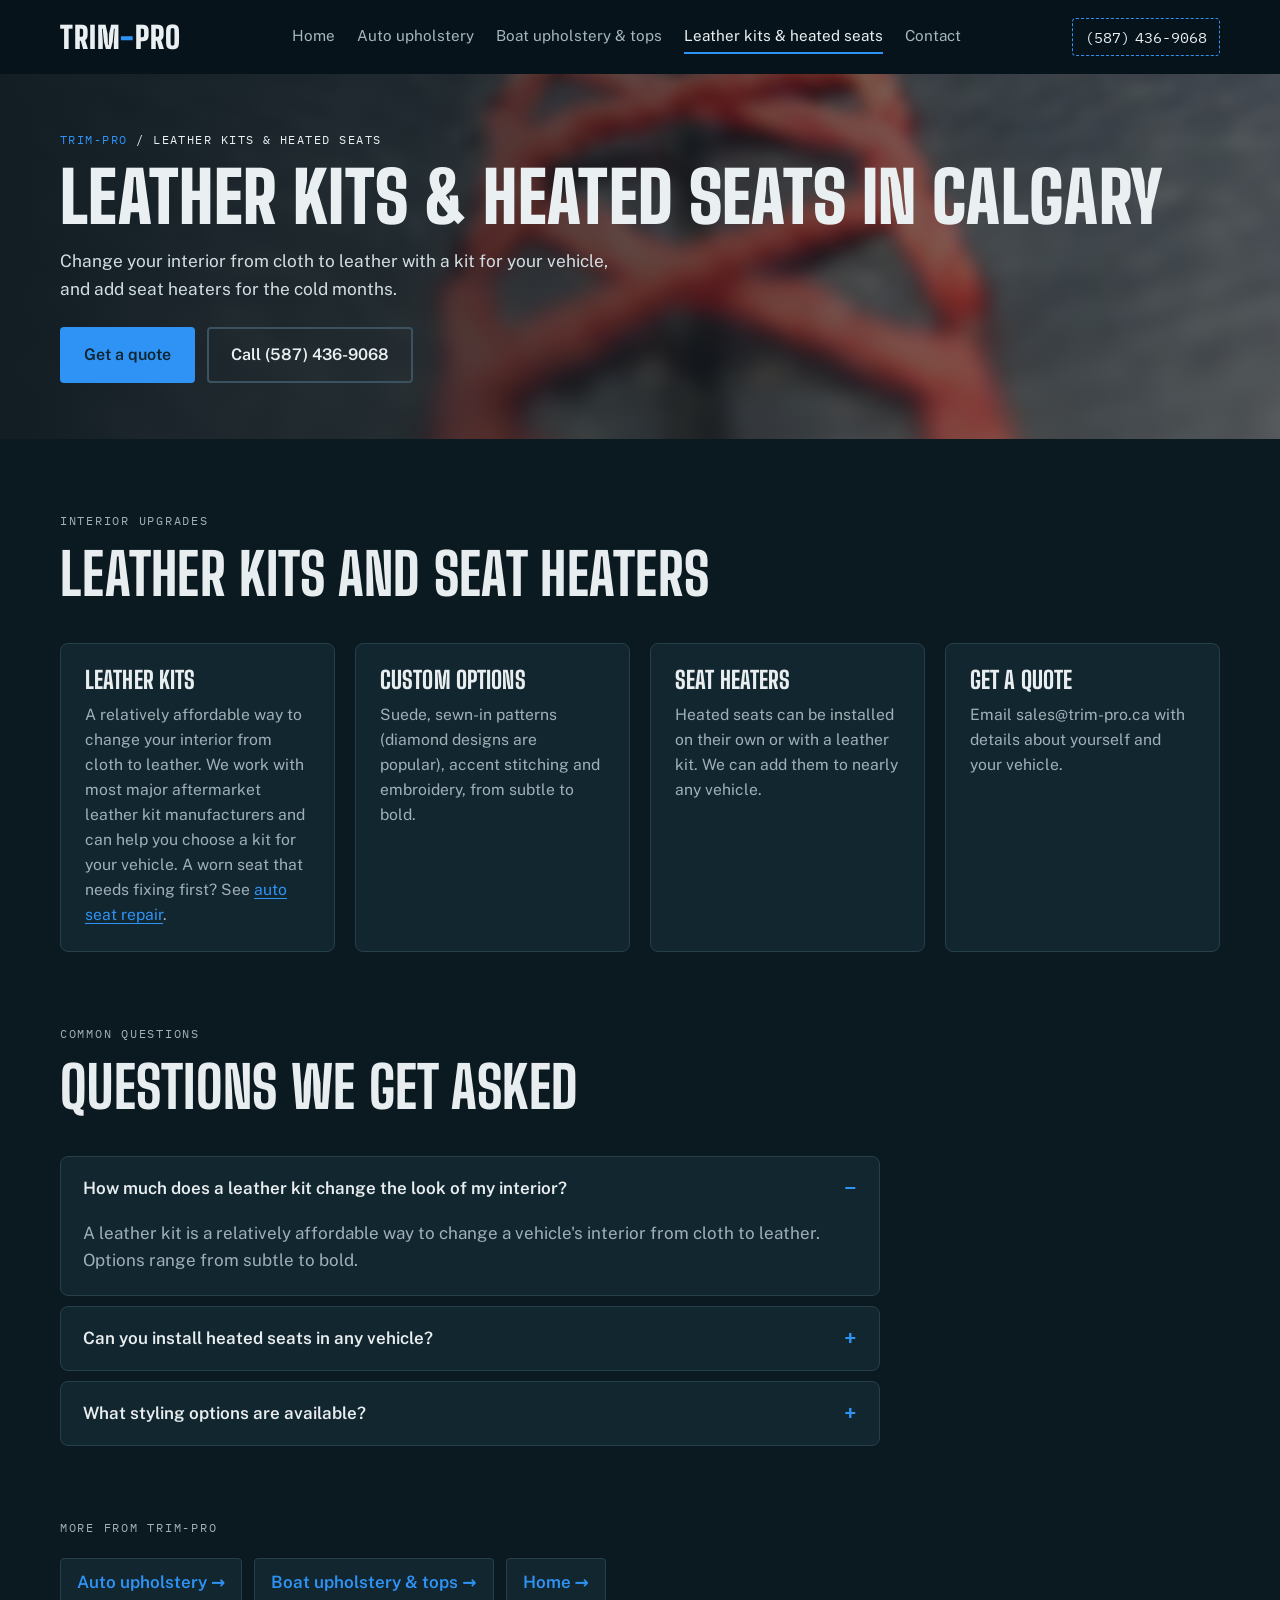
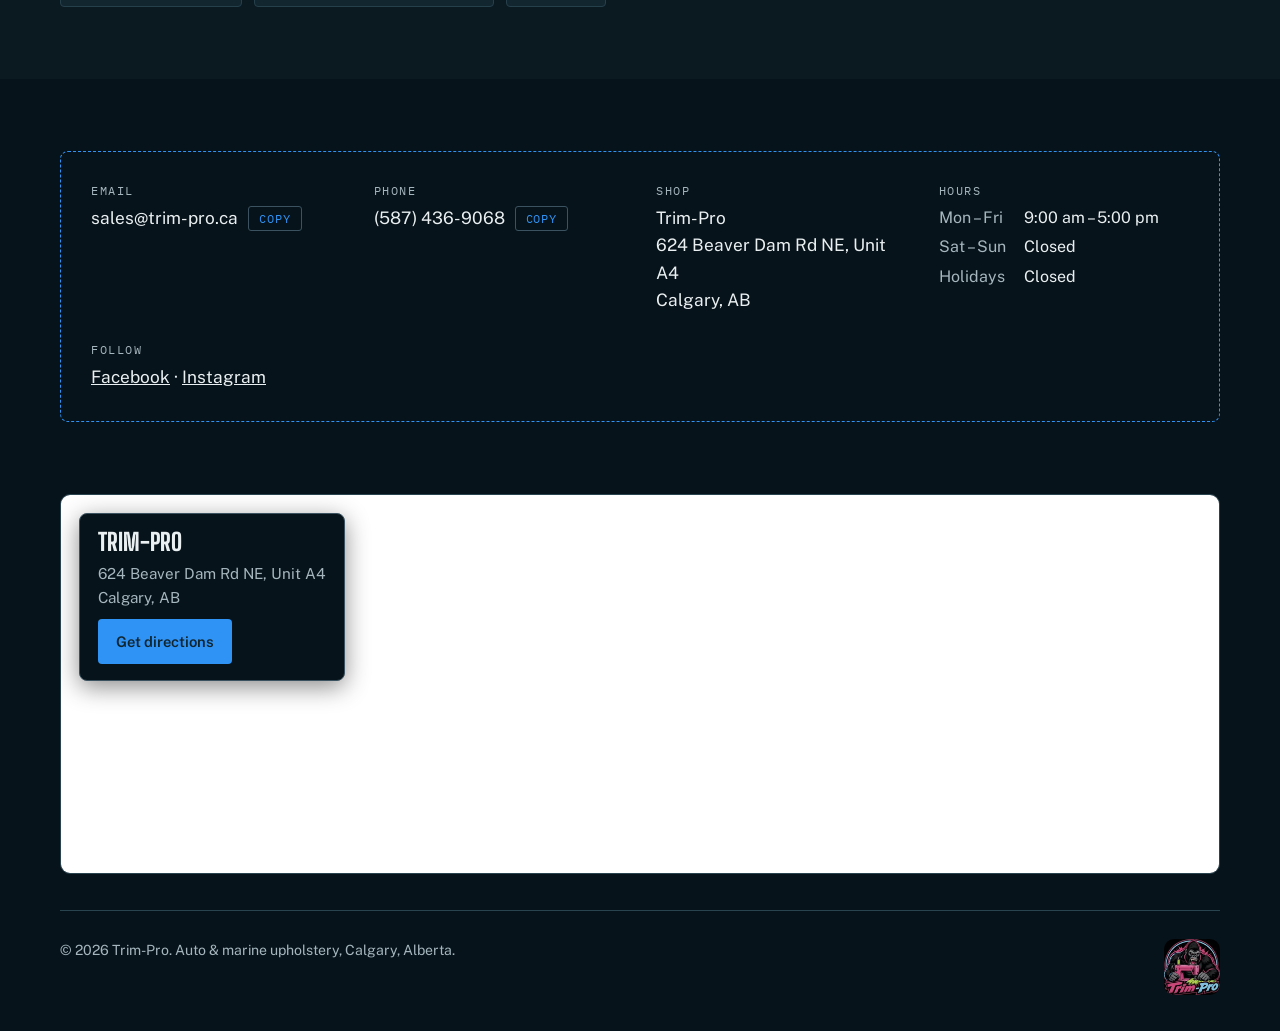
<file: leather-kits-seat-heaters.html>
<!doctype html>
<html lang="en-CA">
<head>
<meta charset="utf-8">
<meta name="viewport" content="width=device-width, initial-scale=1, viewport-fit=cover">
<!-- Google tag (gtag.js) -->
<script async src="https://www.googletagmanager.com/gtag/js?id=G-2FYZ39YW27"></script>
<script>
  window.dataLayer = window.dataLayer || [];
  function gtag(){dataLayer.push(arguments);}
  gtag('js', new Date());

  gtag('config', 'G-2FYZ39YW27');
</script>
<title>Leather Kits &amp; Heated Seats | Calgary Upholstery | Trim-Pro</title>
<meta name="description" content="Aftermarket leather seat kits, auto upholstery and heated seat installation in Calgary, AB. Diamond patterns, accent stitching, suede. Call (587) 436-9068.">
<meta name="color-scheme" content="dark">
<meta name="theme-color" content="#0B1A21">
<link rel="canonical" href="https://www.trim-pro.ca/leather-kits-seat-heaters.html">
<meta property="og:title" content="Leather Kits &amp; Heated Seats | Calgary Upholstery | Trim-Pro">
<meta property="og:description" content="Aftermarket leather seat kits, auto upholstery and heated seat installation in Calgary, AB. Diamond patterns, accent stitching, suede. Call (587) 436-9068.">
<meta property="og:type" content="website">
<meta property="og:url" content="https://www.trim-pro.ca/leather-kits-seat-heaters.html">
<meta property="og:locale" content="en_CA">
<meta property="og:site_name" content="Trim-Pro">
<meta property="og:image" content="https://www.trim-pro.ca/images/og-leather-kits.jpg">
<meta property="og:image:width" content="1200">
<meta property="og:image:height" content="630">
<meta property="og:image:alt" content="Trim-Pro: leather seat kits and heated seats in Calgary">
<meta name="twitter:card" content="summary_large_image">
<meta name="twitter:title" content="Leather Kits &amp; Heated Seats | Calgary Upholstery | Trim-Pro">
<meta name="twitter:description" content="Aftermarket leather seat kits, auto upholstery and heated seat installation in Calgary, AB. Diamond patterns, accent stitching, suede. Call (587) 436-9068.">
<meta name="twitter:image" content="https://www.trim-pro.ca/images/og-leather-kits.jpg">
<link rel="preconnect" href="https://fonts.googleapis.com">
<link rel="preconnect" href="https://fonts.gstatic.com" crossorigin>
<link rel="stylesheet" href="https://fonts.googleapis.com/css2?family=Big+Shoulders+Display:wght@700;800;900&family=IBM+Plex+Mono:wght@500&family=Public+Sans:wght@400;500;600&display=swap">
<link rel="icon" href="https://www.trim-pro.ca/favicon.ico" sizes="48x48">
<link rel="icon" type="image/png" href="https://www.trim-pro.ca/images/favicon-192.png" sizes="192x192">
<link rel="icon" type="image/png" sizes="64x64" href="https://www.trim-pro.ca/images/favicon-64.png">
<link rel="apple-touch-icon" href="https://www.trim-pro.ca/images/apple-touch-icon.png">
<script type="application/ld+json">{
  "@context": "https://schema.org",
  "@type": "Service",
  "name": "Leather kits and heated seat installation",
  "description": "Aftermarket leather seat kits and heated seat installation in Calgary, AB. Diamond patterns, accent stitching, suede and embroidery. Call (587) 436-9068.",
  "provider": {
    "@type": "AutomotiveBusiness",
    "name": "Trim-Pro",
    "telephone": "+1-587-436-9068",
    "address": {
      "@type": "PostalAddress",
      "streetAddress": "624 Beaver Dam Rd NE Unit A4",
      "addressLocality": "Calgary",
      "addressRegion": "AB",
      "addressCountry": "CA"
    },
    "@id": "https://www.trim-pro.ca/#business",
    "image": [
      "https://www.trim-pro.ca/images/og-share.jpg",
      "https://www.trim-pro.ca/images/custom-black-red-leather-suede-auto-seats-calgary.webp"
    ],
    "logo": "https://www.trim-pro.ca/images/trim-pro-gorilla-mascot.webp",
    "hasMap": "https://www.google.com/maps/search/?api=1&query=624+Beaver+Dam+Rd+NE+Unit+A4,+Calgary,+AB",
    "url": "https://www.trim-pro.ca/"
  },
  "areaServed": {
    "@type": "City",
    "name": "Calgary"
  },
  "url": "https://www.trim-pro.ca/leather-kits-seat-heaters.html",
  "image": "https://www.trim-pro.ca/images/og-leather-kits.jpg"
}</script>
<script type="application/ld+json">{
 "@context": "https://schema.org",
 "@type": "FAQPage",
 "mainEntity": [
  {
   "@type": "Question",
   "name": "How much does a leather kit change the look of my interior?",
   "acceptedAnswer": {
    "@type": "Answer",
    "text": "A leather kit is a relatively affordable way to change a vehicle's interior from cloth to leather. Options range from subtle to bold."
   }
  },
  {
   "@type": "Question",
   "name": "Can you install heated seats in any vehicle?",
   "acceptedAnswer": {
    "@type": "Answer",
    "text": "We can add seat heaters to nearly any vehicle, either on their own or together with a leather kit."
   }
  },
  {
   "@type": "Question",
   "name": "What styling options are available?",
   "acceptedAnswer": {
    "@type": "Answer",
    "text": "Suede, sewn-in patterns (diamond designs are popular), accent stitching and embroidery are all available."
   }
  }
 ]
}
</script>
<link rel="stylesheet" href="styles.css">
</head>
<body>
<a class="skip" href="#main">Skip to main content</a>
<div class="band ink"><div class="wrap">
<header class="top">
  <a class="brand" href="/" aria-label="Trim-Pro home">Trim<span>-</span>Pro</a>
  <nav class="nav" aria-label="Main">
    <a href="/">Home</a>
        <a href="auto-seat-trim-repair.html">Auto upholstery</a>
        <a href="marine-upholstery-tops.html">Boat upholstery &amp; tops</a>
        <a href="leather-kits-seat-heaters.html" aria-current="page">Leather kits &amp; heated seats</a>
        <a href="/#contact">Contact</a>
  </nav>
  <a class="phone" href="tel:+15874369068">(587) 436-9068</a>
</header></div></div>
<main id="main">
<div class="tile hero-t">
  <div class="tile-bg bg-leather" aria-hidden="true"></div>
  <div class="tile-in">
    <div>
      <p class="crumbs"><a href="/">Trim-Pro</a> / Leather kits &amp; heated seats</p>
      <h1>Leather kits &amp; heated seats in Calgary</h1>
      <p class="tp">Change your interior from cloth to leather with a kit for your vehicle, and add seat heaters for the cold months.</p>
      <div class="cta"><a class="btn primary" href="https://clienthub.getjobber.com/hubs/6851d78e-da60-4e8f-adf5-7efb08388598/public/requests/1480442/new?source=social_media" target="_blank" rel="noopener noreferrer">Get a quote</a><a class="btn ghost" href="tel:+15874369068">Call (587) 436-9068</a></div>
    </div>
  </div>
</div>
<div class="wrap">
<section><div class="head"><p class="eyebrow">Interior upgrades</p><h2>Leather kits and seat heaters</h2></div><div class="cards"><div class="info"><h3>Leather kits</h3><p>A relatively affordable way to change your interior from cloth to leather. We work with most major aftermarket leather kit manufacturers and can help you choose a kit for your vehicle. A worn seat that needs fixing first? See <a href="auto-seat-trim-repair.html">auto seat repair</a>.</p></div><div class="info"><h3>Custom options</h3><p>Suede, sewn-in patterns (diamond designs are popular), accent stitching and embroidery, from subtle to bold.</p></div><div class="info"><h3>Seat heaters</h3><p>Heated seats can be installed on their own or with a leather kit. We can add them to nearly any vehicle.</p></div><div class="info"><h3>Get a quote</h3><p>Email sales@trim-pro.ca with details about yourself and your vehicle.</p></div></div></section>
<section id="faq" aria-labelledby="faq-h" style="padding-top:0"><div class="head"><p class="eyebrow">Common questions</p><h2 id="faq-h">Questions we get asked</h2></div><div class="faq"><details open><summary>How much does a leather kit change the look of my interior?</summary><p>A leather kit is a relatively affordable way to change a vehicle's interior from cloth to leather. Options range from subtle to bold.</p></details><details><summary>Can you install heated seats in any vehicle?</summary><p>We can add seat heaters to nearly any vehicle, either on their own or together with a leather kit.</p></details><details><summary>What styling options are available?</summary><p>Suede, sewn-in patterns (diamond designs are popular), accent stitching and embroidery are all available.</p></details></div></section>
<section style="padding-top:0"><div class="head" style="margin-bottom:20px"><p class="eyebrow">More from Trim-Pro</p></div><div class="otherpages"><a href="auto-seat-trim-repair.html">Auto upholstery &rarr;</a><a href="marine-upholstery-tops.html">Boat upholstery &amp; tops &rarr;</a><a href="/">Home &rarr;</a></div></section>
</div>
<div class="band ink" id="contact">
  <div class="wrap">
    <div class="contact">
      <div class="card">
        <div class="row"><small>Email</small>
          <div class="copyline"><span class="val" id="em">sales@trim-pro.ca</span><button class="copy" type="button" data-copy="sales@trim-pro.ca">Copy</button></div></div>
        <div class="row"><small>Phone</small>
          <div class="copyline"><span class="val" id="ph">(587) 436-9068</span><button class="copy" type="button" data-copy="(587) 436-9068">Copy</button></div></div>
        <div class="row"><small>Shop</small>
          <address class="addr val">Trim-Pro<br>624 Beaver Dam Rd NE, Unit A4<br>Calgary, AB</address></div>
        <div class="row"><small>Hours</small>
          <dl class="hours" style="margin:0"><dt>Mon &ndash; Fri</dt><dd>9:00 am &ndash; 5:00 pm</dd><dt>Sat &ndash; Sun</dt><dd>Closed</dd><dt>Holidays</dt><dd>Closed</dd></dl></div>
        <div class="row"><small>Follow</small>
          <span class="val"><a href="https://www.facebook.com/156056304554778" rel="noopener">Facebook</a> &middot; <a href="https://www.instagram.com/trim_pro" rel="noopener">Instagram</a></span></div>
      </div>
    </div>
    <div class="mapwrap"><div class="map-box"><svg class="map-art" viewBox="0 0 1200 420" preserveAspectRatio="xMidYMid slice" aria-hidden="true" focusable="false">
<rect width="1200" height="420" fill="#10252F"/>
<g stroke="#1C3A48" stroke-width="14" fill="none" stroke-linecap="round">
<path d="M-20 90 H1220"/><path d="M-20 250 H1220"/><path d="M-20 360 H1220"/>
<path d="M140 -20 V440"/><path d="M420 -20 V440"/><path d="M820 -20 V440"/><path d="M1060 -20 V440"/>
<path d="M-20 330 L480 120 L1220 190" stroke-width="22" stroke="#24485A"/>
</g>
<g fill="#0B1A21" opacity=".8"><rect x="180" y="110" width="200" height="110" rx="8"/><rect x="460" y="110" width="320" height="110" rx="8"/><rect x="870" y="110" width="150" height="110" rx="8"/><rect x="180" y="280" width="200" height="60" rx="8"/><rect x="470" y="280" width="300" height="60" rx="8"/><rect x="870" y="280" width="150" height="60" rx="8"/></g>
<g transform="translate(615 190)"><circle r="46" fill="#2F93F5" opacity=".22"/><path d="M0 40 C-26 8 -30 -4 -30 -16 a30 30 0 0 1 60 0 C30 -4 26 8 0 40Z" fill="#2F93F5" stroke="#07131A" stroke-width="3"/><circle cy="-16" r="11" fill="#07131A"/></g>
</svg><iframe class="map-frame" title="Map showing Trim-Pro at 624 Beaver Dam Rd NE, Calgary" src="https://maps.google.com/maps?q=624+Beaver+Dam+Rd+NE+Unit+A4,+Calgary,+AB&output=embed" loading="lazy" referrerpolicy="no-referrer-when-downgrade" allowfullscreen></iframe><div class="map-card"><b>Trim-Pro</b><address>624 Beaver Dam Rd NE, Unit A4<br>Calgary, AB</address><a class="btn primary" href="https://www.google.com/maps/dir/?api=1&destination=624+Beaver+Dam+Rd+NE+Unit+A4,+Calgary,+AB" target="_blank" rel="noopener noreferrer">Get directions</a></div></div></div>
    </div>
</div>
</main>
<div class="band ink"><div class="wrap">
    <footer>
      <span>&copy; 2026 Trim-Pro. Auto &amp; marine upholstery, Calgary, Alberta.</span>
      <img class="mascot" src="images/trim-pro-gorilla-mascot.webp" alt="Trim-Pro gorilla mascot at a sewing machine" width="56" height="56" loading="lazy" decoding="async">
    </footer>
</div></div>

<script src="site.js" defer></script>
</body>
</html>
</file>
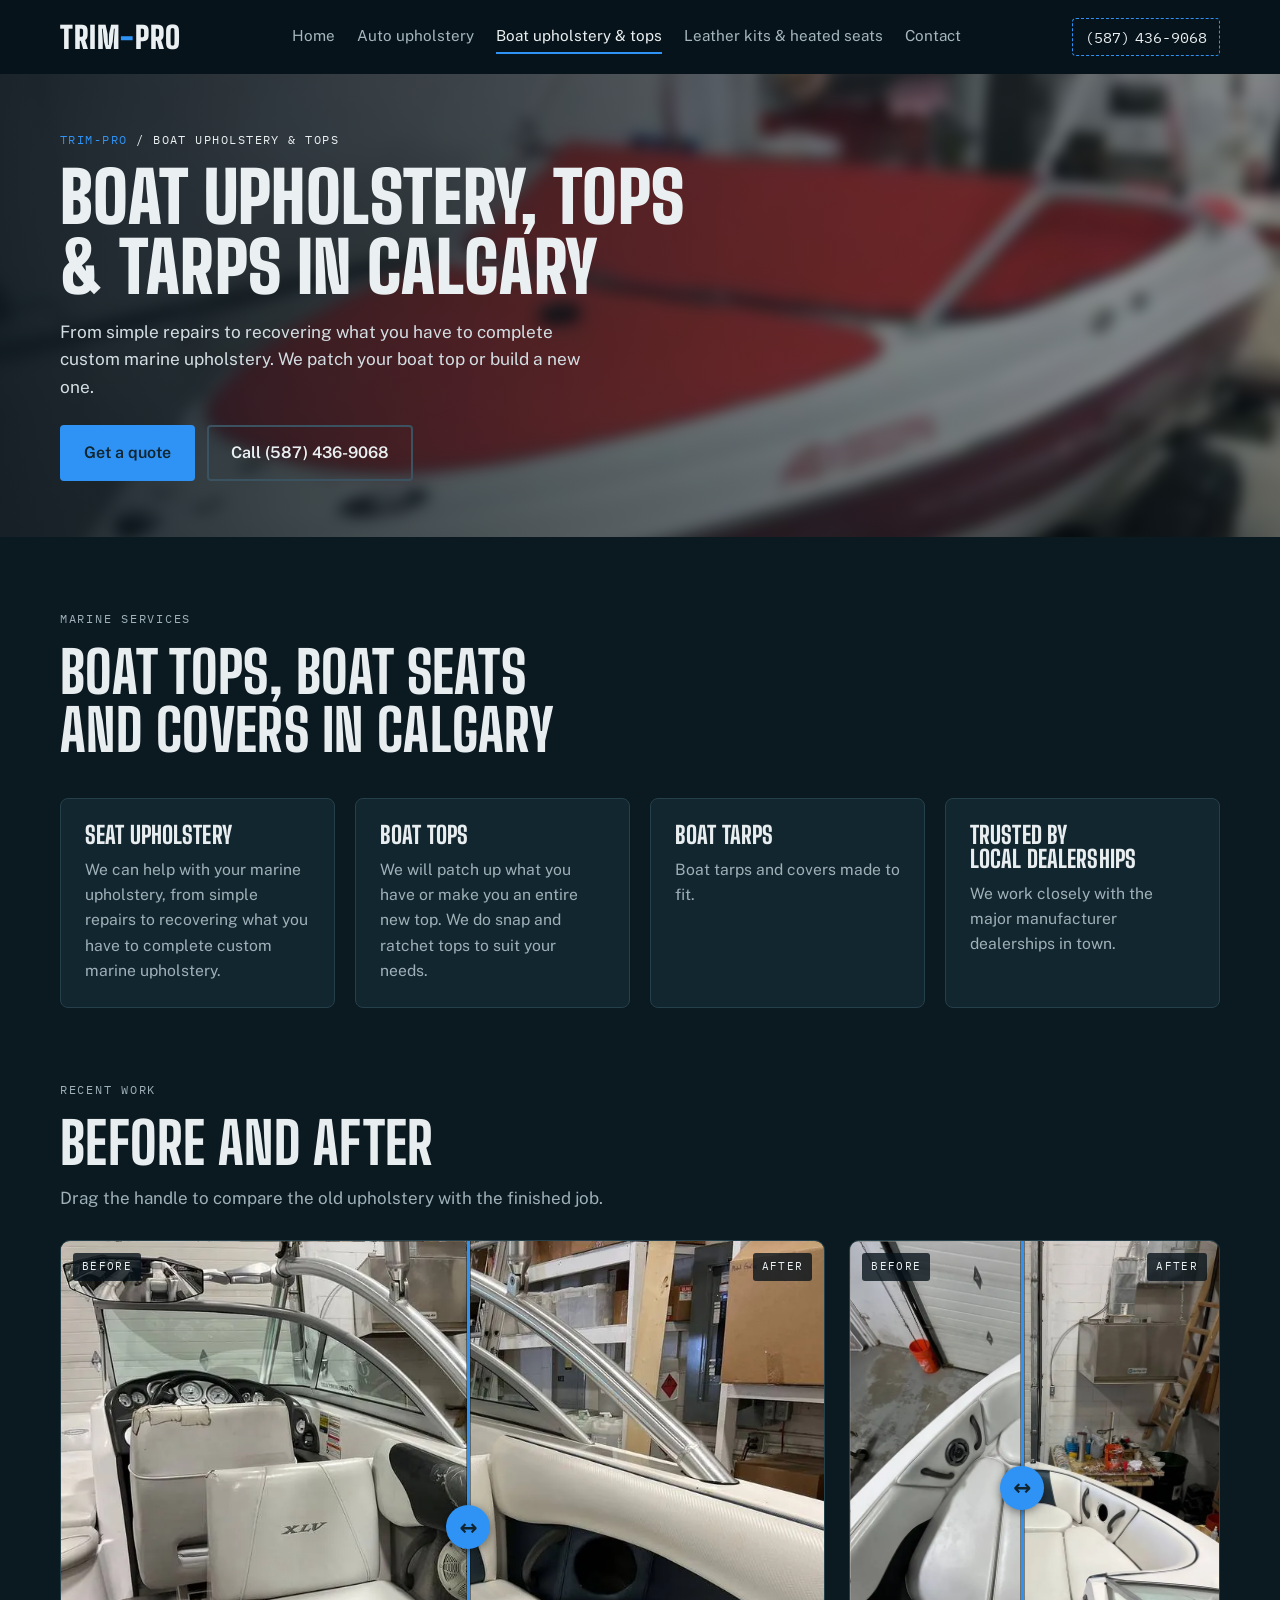
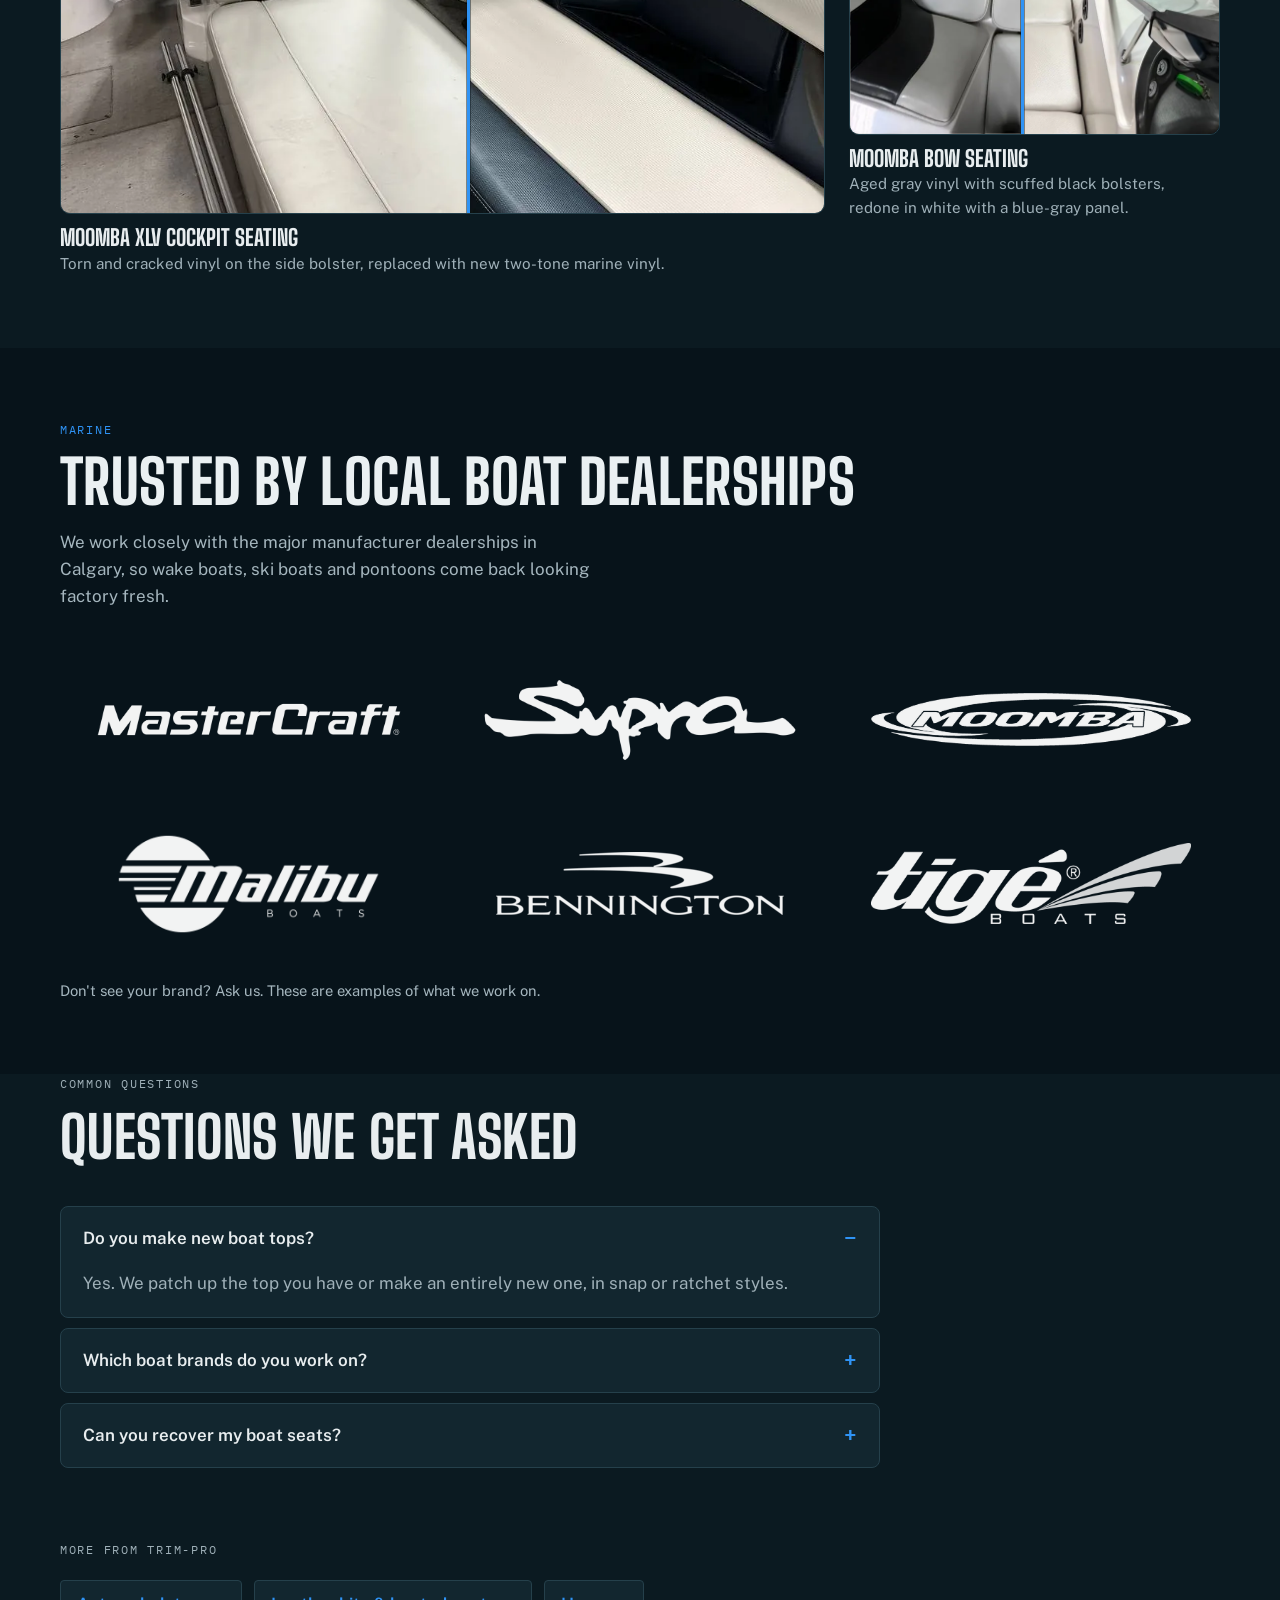
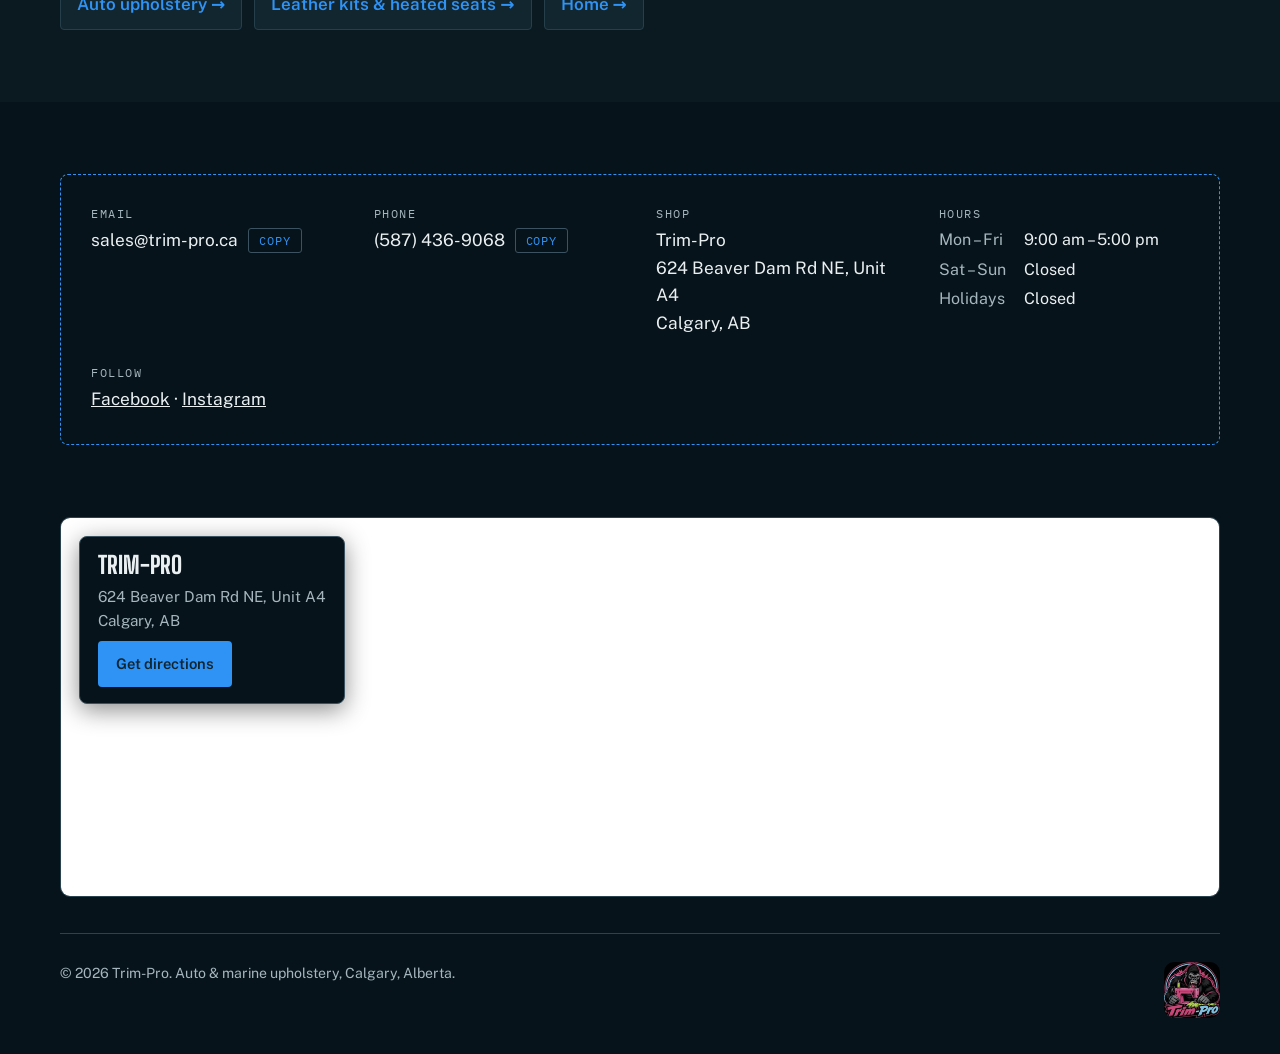
<file: marine-upholstery-tops.html>
<!doctype html>
<html lang="en-CA">
<head>
<meta charset="utf-8">
<meta name="viewport" content="width=device-width, initial-scale=1, viewport-fit=cover">
<!-- Google tag (gtag.js) -->
<script async src="https://www.googletagmanager.com/gtag/js?id=G-2FYZ39YW27"></script>
<script>
  window.dataLayer = window.dataLayer || [];
  function gtag(){dataLayer.push(arguments);}
  gtag('js', new Date());

  gtag('config', 'G-2FYZ39YW27');
</script>
<title>Boat Upholstery, Boat Tops &amp; Tarps in Calgary | Trim-Pro</title>
<meta name="description" content="Marine upholstery, custom boat tops, snap and ratchet tops and boat tarps in Calgary, AB. Trusted by local boat dealerships. Call (587) 436-9068.">
<meta name="color-scheme" content="dark">
<meta name="theme-color" content="#0B1A21">
<link rel="canonical" href="https://www.trim-pro.ca/marine-upholstery-tops.html">
<meta property="og:title" content="Boat Upholstery, Boat Tops &amp; Tarps in Calgary | Trim-Pro">
<meta property="og:description" content="Marine upholstery, custom boat tops, snap and ratchet tops and boat tarps in Calgary, AB. Trusted by local boat dealerships. Call (587) 436-9068.">
<meta property="og:type" content="website">
<meta property="og:url" content="https://www.trim-pro.ca/marine-upholstery-tops.html">
<meta property="og:locale" content="en_CA">
<meta property="og:site_name" content="Trim-Pro">
<meta property="og:image" content="https://www.trim-pro.ca/images/og-boat-upholstery.jpg">
<meta property="og:image:width" content="1200">
<meta property="og:image:height" content="630">
<meta property="og:image:alt" content="Trim-Pro: boat upholstery, boat tops and tarps in Calgary">
<meta name="twitter:card" content="summary_large_image">
<meta name="twitter:title" content="Boat Upholstery, Boat Tops &amp; Tarps in Calgary | Trim-Pro">
<meta name="twitter:description" content="Marine upholstery, custom boat tops, snap and ratchet tops and boat tarps in Calgary, AB. Trusted by local boat dealerships. Call (587) 436-9068.">
<meta name="twitter:image" content="https://www.trim-pro.ca/images/og-boat-upholstery.jpg">
<link rel="preconnect" href="https://fonts.googleapis.com">
<link rel="preconnect" href="https://fonts.gstatic.com" crossorigin>
<link rel="stylesheet" href="https://fonts.googleapis.com/css2?family=Big+Shoulders+Display:wght@700;800;900&family=IBM+Plex+Mono:wght@500&family=Public+Sans:wght@400;500;600&display=swap">
<link rel="icon" href="https://www.trim-pro.ca/favicon.ico" sizes="48x48">
<link rel="icon" type="image/png" href="https://www.trim-pro.ca/images/favicon-192.png" sizes="192x192">
<link rel="icon" type="image/png" sizes="64x64" href="https://www.trim-pro.ca/images/favicon-64.png">
<link rel="apple-touch-icon" href="https://www.trim-pro.ca/images/apple-touch-icon.png">
<script type="application/ld+json">{
  "@context": "https://schema.org",
  "@type": "Service",
  "name": "Boat upholstery and boat tops",
  "description": "Marine upholstery, custom boat tops, snap and ratchet tops and boat tarps in Calgary, AB. Trusted by local boat dealerships. Call (587) 436-9068.",
  "provider": {
    "@type": "AutomotiveBusiness",
    "name": "Trim-Pro",
    "telephone": "+1-587-436-9068",
    "address": {
      "@type": "PostalAddress",
      "streetAddress": "624 Beaver Dam Rd NE Unit A4",
      "addressLocality": "Calgary",
      "addressRegion": "AB",
      "addressCountry": "CA"
    },
    "@id": "https://www.trim-pro.ca/#business",
    "image": [
      "https://www.trim-pro.ca/images/og-share.jpg",
      "https://www.trim-pro.ca/images/custom-black-red-leather-suede-auto-seats-calgary.webp"
    ],
    "logo": "https://www.trim-pro.ca/images/trim-pro-gorilla-mascot.webp",
    "hasMap": "https://www.google.com/maps/search/?api=1&query=624+Beaver+Dam+Rd+NE+Unit+A4,+Calgary,+AB",
    "url": "https://www.trim-pro.ca/"
  },
  "areaServed": {
    "@type": "City",
    "name": "Calgary"
  },
  "url": "https://www.trim-pro.ca/marine-upholstery-tops.html",
  "image": "https://www.trim-pro.ca/images/og-boat-upholstery.jpg"
}</script>
<script type="application/ld+json">{
 "@context": "https://schema.org",
 "@type": "FAQPage",
 "mainEntity": [
  {
   "@type": "Question",
   "name": "Do you make new boat tops?",
   "acceptedAnswer": {
    "@type": "Answer",
    "text": "Yes. We patch up the top you have or make an entirely new one, in snap or ratchet styles."
   }
  },
  {
   "@type": "Question",
   "name": "Which boat brands do you work on?",
   "acceptedAnswer": {
    "@type": "Answer",
    "text": "We work closely with the major manufacturer dealerships in Calgary and handle brands such as Mastercraft, Supra, Moomba, Malibu, Bennington and Tige."
   }
  },
  {
   "@type": "Question",
   "name": "Can you recover my boat seats?",
   "acceptedAnswer": {
    "@type": "Answer",
    "text": "Yes. Marine upholstery work ranges from simple repairs to recovering what you have to complete custom upholstery."
   }
  }
 ]
}
</script>
<link rel="stylesheet" href="styles.css">
</head>
<body>
<a class="skip" href="#main">Skip to main content</a>
<div class="band ink"><div class="wrap">
<header class="top">
  <a class="brand" href="/" aria-label="Trim-Pro home">Trim<span>-</span>Pro</a>
  <nav class="nav" aria-label="Main">
    <a href="/">Home</a>
        <a href="auto-seat-trim-repair.html">Auto upholstery</a>
        <a href="marine-upholstery-tops.html" aria-current="page">Boat upholstery &amp; tops</a>
        <a href="leather-kits-seat-heaters.html">Leather kits &amp; heated seats</a>
        <a href="/#contact">Contact</a>
  </nav>
  <a class="phone" href="tel:+15874369068">(587) 436-9068</a>
</header></div></div>
<main id="main">
<div class="tile hero-t">
  <div class="tile-bg bg-marine" aria-hidden="true"></div>
  <div class="tile-in">
    <div>
      <p class="crumbs"><a href="/">Trim-Pro</a> / Boat upholstery &amp; tops</p>
      <h1>Boat upholstery, tops &amp; tarps in Calgary</h1>
      <p class="tp">From simple repairs to recovering what you have to complete custom marine upholstery. We patch your boat top or build a new one.</p>
      <div class="cta"><a class="btn primary" href="https://clienthub.getjobber.com/hubs/6851d78e-da60-4e8f-adf5-7efb08388598/public/requests/1480442/new?source=social_media" target="_blank" rel="noopener noreferrer">Get a quote</a><a class="btn ghost" href="tel:+15874369068">Call (587) 436-9068</a></div>
    </div>
  </div>
</div>
<div class="wrap">
<section><div class="head"><p class="eyebrow">Marine services</p><h2>Boat tops, boat seats and covers in Calgary</h2></div><div class="cards"><div class="info"><h3>Seat upholstery</h3><p>We can help with your marine upholstery, from simple repairs to recovering what you have to complete custom marine upholstery.</p></div><div class="info"><h3>Boat tops</h3><p>We will patch up what you have or make you an entire new top. We do snap and ratchet tops to suit your needs.</p></div><div class="info"><h3>Boat tarps</h3><p>Boat tarps and covers made to fit.</p></div><div class="info"><h3>Trusted by local dealerships</h3><p>We work closely with the major manufacturer dealerships in town.</p></div></div></section><section aria-labelledby="ba-h" style="padding-top:0"><div class="head" style="margin-bottom:28px"><p class="eyebrow">Recent work</p><h2 id="ba-h">Before and after</h2><p>Drag the handle to compare the old upholstery with the finished job.</p></div><div class="ba-grid two"><figure class="ba-card l"><div class="ba land" data-ba><img class="after" src="images/boat-cockpit-seating-recovered-white-blue-gray-marine-vinyl-after.webp" alt="After: Boat cockpit seating recovered in white and blue-gray marine vinyl" width="1000" height="750" loading="lazy" decoding="async"><img class="before" src="images/boat-cockpit-seating-torn-peeling-gray-white-vinyl-before.webp" alt="Before: Boat cockpit seating with torn, peeling gray and white vinyl" width="1000" height="750" loading="lazy" decoding="async"><span class="ba-tag l">Before</span><span class="ba-tag r">After</span><div class="ba-handle" role="slider" tabindex="0" aria-label="Drag to compare before and after: Moomba XLV cockpit seating" aria-valuemin="0" aria-valuemax="100" aria-valuenow="50"></div></div><figcaption><b>Moomba XLV cockpit seating</b><span>Torn and cracked vinyl on the side bolster, replaced with new two-tone marine vinyl.</span></figcaption></figure><figure class="ba-card p"><div class="ba port" data-ba><img class="after" src="images/moomba-bow-seating-redone-white-vinyl-blue-gray-panel-after.webp" alt="After: Moomba bow seating redone in white vinyl with a blue-gray panel" width="750" height="1000" loading="lazy" decoding="async"><img class="before" src="images/moomba-bow-seating-aged-gray-vinyl-before.webp" alt="Before: Moomba bow seating in aged gray vinyl" width="750" height="1000" loading="lazy" decoding="async"><span class="ba-tag l">Before</span><span class="ba-tag r">After</span><div class="ba-handle" role="slider" tabindex="0" aria-label="Drag to compare before and after: Moomba bow seating" aria-valuemin="0" aria-valuemax="100" aria-valuenow="50"></div></div><figcaption><b>Moomba bow seating</b><span>Aged gray vinyl with scuffed black bolsters, redone in white with a blue-gray panel.</span></figcaption></figure></div></section></div><div class="band ink trusted" id="trusted"><div class="wrap">
  <div class="trusted-head">
    <div><p class="eyebrow">Marine</p><h2>Trusted by local boat dealerships</h2></div>
    <p class="note">We work closely with the major manufacturer dealerships in Calgary, so wake boats, ski boats and pontoons come back looking factory fresh.</p>
  </div>
  <div class="logos" role="list" aria-label="Boat brands we work on"><div class="logo" role="listitem"><img src="images/mastercraft-logo-boat-brand.webp" alt="Mastercraft logo" width="900" height="139" loading="lazy" decoding="async"><span>Mastercraft</span></div><div class="logo" role="listitem"><img src="images/supra-logo-boat-brand.webp" alt="Supra logo" width="900" height="276" loading="lazy" decoding="async"><span>Supra</span></div><div class="logo" role="listitem"><img src="images/moomba-logo-boat-brand.webp" alt="Moomba logo" width="900" height="151" loading="lazy" decoding="async"><span>Moomba</span></div><div class="logo" role="listitem"><img src="images/malibu-logo-boat-brand.webp" alt="Malibu logo" width="600" height="228" loading="lazy" decoding="async"><span>Malibu</span></div><div class="logo" role="listitem"><img src="images/bennington-logo-boat-brand.webp" alt="Bennington logo" width="304" height="79" loading="lazy" decoding="async"><span>Bennington</span></div><div class="logo" role="listitem"><img src="images/tige-logo-boat-brand.webp" alt="Tige logo" width="900" height="228" loading="lazy" decoding="async"><span>Tige</span></div></div>
  <p class="small">Don't see your brand? Ask us. These are examples of what we work on.</p>
</div></div><div class="wrap">
<section id="faq" aria-labelledby="faq-h" style="padding-top:0"><div class="head"><p class="eyebrow">Common questions</p><h2 id="faq-h">Questions we get asked</h2></div><div class="faq"><details open><summary>Do you make new boat tops?</summary><p>Yes. We patch up the top you have or make an entirely new one, in snap or ratchet styles.</p></details><details><summary>Which boat brands do you work on?</summary><p>We work closely with the major manufacturer dealerships in Calgary and handle brands such as Mastercraft, Supra, Moomba, Malibu, Bennington and Tige.</p></details><details><summary>Can you recover my boat seats?</summary><p>Yes. Marine upholstery work ranges from simple repairs to recovering what you have to complete custom upholstery.</p></details></div></section>
<section style="padding-top:0"><div class="head" style="margin-bottom:20px"><p class="eyebrow">More from Trim-Pro</p></div><div class="otherpages"><a href="auto-seat-trim-repair.html">Auto upholstery &rarr;</a><a href="leather-kits-seat-heaters.html">Leather kits &amp; heated seats &rarr;</a><a href="/">Home &rarr;</a></div></section>
</div>
<div class="band ink" id="contact">
  <div class="wrap">
    <div class="contact">
      <div class="card">
        <div class="row"><small>Email</small>
          <div class="copyline"><span class="val" id="em">sales@trim-pro.ca</span><button class="copy" type="button" data-copy="sales@trim-pro.ca">Copy</button></div></div>
        <div class="row"><small>Phone</small>
          <div class="copyline"><span class="val" id="ph">(587) 436-9068</span><button class="copy" type="button" data-copy="(587) 436-9068">Copy</button></div></div>
        <div class="row"><small>Shop</small>
          <address class="addr val">Trim-Pro<br>624 Beaver Dam Rd NE, Unit A4<br>Calgary, AB</address></div>
        <div class="row"><small>Hours</small>
          <dl class="hours" style="margin:0"><dt>Mon &ndash; Fri</dt><dd>9:00 am &ndash; 5:00 pm</dd><dt>Sat &ndash; Sun</dt><dd>Closed</dd><dt>Holidays</dt><dd>Closed</dd></dl></div>
        <div class="row"><small>Follow</small>
          <span class="val"><a href="https://www.facebook.com/156056304554778" rel="noopener">Facebook</a> &middot; <a href="https://www.instagram.com/trim_pro" rel="noopener">Instagram</a></span></div>
      </div>
    </div>
    <div class="mapwrap"><div class="map-box"><svg class="map-art" viewBox="0 0 1200 420" preserveAspectRatio="xMidYMid slice" aria-hidden="true" focusable="false">
<rect width="1200" height="420" fill="#10252F"/>
<g stroke="#1C3A48" stroke-width="14" fill="none" stroke-linecap="round">
<path d="M-20 90 H1220"/><path d="M-20 250 H1220"/><path d="M-20 360 H1220"/>
<path d="M140 -20 V440"/><path d="M420 -20 V440"/><path d="M820 -20 V440"/><path d="M1060 -20 V440"/>
<path d="M-20 330 L480 120 L1220 190" stroke-width="22" stroke="#24485A"/>
</g>
<g fill="#0B1A21" opacity=".8"><rect x="180" y="110" width="200" height="110" rx="8"/><rect x="460" y="110" width="320" height="110" rx="8"/><rect x="870" y="110" width="150" height="110" rx="8"/><rect x="180" y="280" width="200" height="60" rx="8"/><rect x="470" y="280" width="300" height="60" rx="8"/><rect x="870" y="280" width="150" height="60" rx="8"/></g>
<g transform="translate(615 190)"><circle r="46" fill="#2F93F5" opacity=".22"/><path d="M0 40 C-26 8 -30 -4 -30 -16 a30 30 0 0 1 60 0 C30 -4 26 8 0 40Z" fill="#2F93F5" stroke="#07131A" stroke-width="3"/><circle cy="-16" r="11" fill="#07131A"/></g>
</svg><iframe class="map-frame" title="Map showing Trim-Pro at 624 Beaver Dam Rd NE, Calgary" src="https://maps.google.com/maps?q=624+Beaver+Dam+Rd+NE+Unit+A4,+Calgary,+AB&output=embed" loading="lazy" referrerpolicy="no-referrer-when-downgrade" allowfullscreen></iframe><div class="map-card"><b>Trim-Pro</b><address>624 Beaver Dam Rd NE, Unit A4<br>Calgary, AB</address><a class="btn primary" href="https://www.google.com/maps/dir/?api=1&destination=624+Beaver+Dam+Rd+NE+Unit+A4,+Calgary,+AB" target="_blank" rel="noopener noreferrer">Get directions</a></div></div></div>
    </div>
</div>
</main>
<div class="band ink"><div class="wrap">
    <footer>
      <span>&copy; 2026 Trim-Pro. Auto &amp; marine upholstery, Calgary, Alberta.</span>
      <img class="mascot" src="images/trim-pro-gorilla-mascot.webp" alt="Trim-Pro gorilla mascot at a sewing machine" width="56" height="56" loading="lazy" decoding="async">
    </footer>
</div></div>

<script src="site.js" defer></script>
</body>
</html>
</file>
<file: styles.css>
/* Layout: ink-dark hero and contact bands around a light, spec-sheet body; contrast stitching is the one recurring motif. */
:root{
  --bg:#0B1A21;
  --fg:#E8EDEF;
  --muted:#9FB0B8;
  --panel:#12262F;
  --line:#25404B;
  --accent:#2F93F5;
  --accent-ink:#10252F;
  --ink:#07131A;
  --ink-fg:#EAF0F2;
  --ink-muted:#A5B6BE;
  --thread:#2F93F5;
  --focus:#FFD24A;
  --display:"Big Shoulders Display","Arial Narrow",Impact,sans-serif;
  --body:"Public Sans",system-ui,-apple-system,"Segoe UI",sans-serif;
  --mono:"IBM Plex Mono",ui-monospace,Menlo,Consolas,monospace;
  color-scheme:dark;
}
*{box-sizing:border-box}
html{scroll-behavior:smooth}
body{background:var(--bg);color:var(--fg);font-family:var(--body);font-size:17px;line-height:1.6;padding-left:max(16px,env(safe-area-inset-left,0px));padding-right:max(16px,env(safe-area-inset-right,0px));padding-block:0}
a{color:inherit}
:focus-visible{outline:3px solid var(--focus);outline-offset:3px;border-radius:2px}
h1,h2,h3{font-family:var(--display);font-weight:800;line-height:1;margin:0;text-wrap:balance;letter-spacing:.005em;text-transform:uppercase}
p{margin:0}
.wrap{max-width:1160px;margin-inline:auto}
.band{margin-inline:calc(-1 * max(16px,env(safe-area-inset-left,0px)));padding-inline:max(16px,env(safe-area-inset-left,0px))}
.eyebrow{font-family:var(--mono);font-size:.78rem;letter-spacing:.14em;text-transform:uppercase;color:var(--accent)}
.ink .eyebrow{color:var(--thread)}
.ink{background:var(--ink);color:var(--ink-fg)}

/* header */
.top{display:flex;flex-wrap:wrap;align-items:center;justify-content:space-between;gap:12px 24px;padding-block:18px}
.brand{font-family:var(--display);font-weight:900;font-size:1.9rem;letter-spacing:.02em;text-decoration:none;text-transform:uppercase;line-height:1}
.brand span{color:var(--thread)}
.nav{display:flex;flex-wrap:wrap;gap:6px 22px;font-size:.95rem}
.nav a{text-decoration:none;color:var(--ink-muted);padding-block:4px}
.nav a:hover{color:var(--ink-fg)}
.phone{font-family:var(--mono);font-size:.95rem;word-spacing:-.25em;color:var(--ink-fg);text-decoration:none;border:1px dashed var(--thread);padding:6px 12px;border-radius:4px}

/* hero */
.lede{font-size:1.15rem;color:var(--ink-muted);max-width:46ch}
.cta{display:flex;flex-wrap:wrap;gap:12px;margin-top:28px}
.btn{display:inline-block;font-weight:600;text-decoration:none;padding:13px 22px;border-radius:4px;border:2px solid transparent;font-size:1rem;cursor:pointer;font-family:var(--body)}
.btn.primary{background:var(--thread);color:#10252F}
.btn.primary:hover{background:#5BAEFA}
.btn.ghost{border-color:#3B5360;color:var(--ink-fg);background:transparent}
.btn.ghost:hover{border-color:var(--thread)}

/* facts strip */
.facts{display:grid;grid-template-columns:repeat(4,minmax(0,1fr));gap:0;border-top:1px solid #29434F}
.fact{padding:20px 20px 22px 0}
.fact+.fact{padding-left:20px;border-left:1px dashed #3B5360}
.fact b{display:block;font-family:var(--display);font-size:2rem;font-weight:800;line-height:1;text-transform:uppercase;color:var(--thread)}
.fact span{font-size:.92rem;color:var(--ink-muted)}

/* sections */
section{padding-block:72px}
.head{display:grid;gap:14px;max-width:720px;margin-bottom:40px}
.head h2{font-size:clamp(2.2rem,5vw,3.6rem)}
.head p{color:var(--muted)}

/* repair table */
.tablewrap{overflow-x:auto;border:1px solid var(--line);border-radius:8px;background:var(--panel)}
table{border-collapse:collapse;width:100%;min-width:560px;font-size:.97rem}
th,td{text-align:left;padding:15px 18px;vertical-align:top;border-bottom:1px solid var(--line)}
tr:last-child td{border-bottom:0}
th{font-family:var(--mono);font-size:.74rem;letter-spacing:.12em;text-transform:uppercase;color:var(--muted);font-weight:500;background:color-mix(in srgb,var(--panel) 70%,var(--bg))}
td:first-child{font-weight:600;white-space:nowrap}
td:last-child{color:var(--muted)}

/* brands */
.note{color:var(--muted);margin-top:16px;max-width:52ch}

/* steps */

/* faq */
.faq{display:grid;gap:10px;max-width:820px}
details{background:var(--panel);border:1px solid var(--line);border-radius:8px}
summary{cursor:pointer;list-style:none;padding:18px 22px;font-weight:600;display:flex;justify-content:space-between;gap:16px}
summary::-webkit-details-marker{display:none}
summary::after{content:"+";font-family:var(--mono);color:var(--accent);font-size:1.3rem;line-height:1}
details[open] summary::after{content:"\2212"}
details p{padding:0 22px 20px;color:var(--muted)}

/* contact */
.contact{display:grid;grid-template-columns:minmax(0,1.1fr) minmax(0,.9fr);gap:48px;padding-block:72px}
.contact h2{font-size:clamp(2.4rem,5.5vw,4rem);margin-block:12px 18px}
.contact .lede{margin-bottom:26px}
.card{border:1px dashed var(--thread);border-radius:8px;padding:26px;display:grid;gap:18px;min-width:0}
.row{display:grid;gap:4px;align-content:start}
.row small{font-family:var(--mono);font-size:.72rem;letter-spacing:.14em;text-transform:uppercase;color:var(--ink-muted)}
.row .val{font-size:1.08rem;overflow-wrap:anywhere}
.copyline{display:flex;flex-wrap:wrap;align-items:center;gap:10px}
.copy{font-family:var(--mono);font-size:.72rem;letter-spacing:.08em;text-transform:uppercase;background:transparent;color:var(--thread);border:1px solid #3B5360;border-radius:3px;padding:4px 10px;cursor:pointer}
.copy:hover{border-color:var(--thread)}
.hours{display:grid;grid-template-columns:auto 1fr;gap:4px 18px;font-size:1rem}
.hours dt{color:var(--ink-muted)}
.hours dd{margin:0}
.addr{font-style:normal}
footer{padding-block:28px 36px;font-size:.88rem;color:var(--ink-muted);display:flex;flex-wrap:wrap;gap:8px 24px;justify-content:space-between;border-top:1px solid #29434F}
footer a{color:var(--ink-fg)}

@media (max-width:900px){
  .contact{grid-template-columns:minmax(0,1fr)}
  .facts{grid-template-columns:repeat(2,minmax(0,1fr))}
  .fact:nth-child(3){padding-left:0;border-left:0}
  .fact:nth-child(n+3){border-top:1px dashed #3B5360}
  section{padding-block:52px}
  .contact{padding-block:52px;gap:32px}
  }
@media (prefers-reduced-motion:reduce){html{scroll-behavior:auto}}

/* image sections */
.tile{position:relative;overflow:hidden;isolation:isolate;margin-inline:calc(-1 * max(16px,env(safe-area-inset-left,0px)));padding-inline:max(16px,env(safe-area-inset-left,0px));min-height:380px;display:flex;align-items:center;color:#EAF0F2;background:#10252F}
.tile+.tile{border-top:2px dashed rgba(47,147,245,.7)}
.tile-bg{position:absolute;inset:-28px;background-size:cover;background-position:center;filter:blur(7px) saturate(1.1);transition:filter .5s ease,transform .8s ease;z-index:-2}
.tile::before{content:"";position:absolute;inset:0;z-index:-1;background:linear-gradient(90deg,rgba(7,19,26,.9),rgba(7,19,26,.58) 62%,rgba(7,19,26,.38))}
.tile:hover .tile-bg{filter:blur(3px) saturate(1.2);transform:scale(1.05)}
.tile-in{width:100%;max-width:1160px;margin-inline:auto;display:grid;grid-template-columns:minmax(0,1.2fr) minmax(0,.8fr);gap:32px;align-items:center;padding-block:64px}
.tile h2,.tile h1{font-size:clamp(2.4rem,5.8vw,4.4rem);font-weight:900;margin-block:12px 0}
.tile .tp{color:#D3DEE3;max-width:50ch;margin-top:16px;font-size:1.08rem}
.tile .eyebrow{color:var(--thread)}
.tile .eyebrow a{text-decoration:none}
.tile .cta{margin-top:24px}
.tile .more{position:static}
.tile .more::after{content:"";position:absolute;inset:0;z-index:1}
.chips{list-style:none;margin:0;padding:0;display:flex;flex-wrap:wrap;gap:8px;justify-content:flex-end}
.chips li{font-family:var(--mono);font-size:.76rem;letter-spacing:.06em;text-transform:uppercase;border:1px solid rgba(255,255,255,.35);padding:7px 11px;border-radius:3px;background:rgba(7,19,26,.5);color:#EAF0F2}
.tile.hero-t{min-height:340px}
.tile.hero-t .tile-in{grid-template-columns:minmax(0,1fr);padding-block:56px}
.cards{display:grid;grid-template-columns:repeat(auto-fit,minmax(250px,1fr));gap:20px}
.info{background:var(--panel);border:1px solid var(--line);border-radius:8px;padding:24px;display:grid;gap:10px;align-content:start;min-width:0}
.info h3{font-size:1.5rem}
.info p{color:var(--muted);font-size:.98rem}
.lead{font-size:1.1rem;color:var(--muted);max-width:62ch}
.crumbs{font-family:var(--mono);font-size:.76rem;letter-spacing:.12em;text-transform:uppercase}
.crumbs a{color:var(--thread);text-decoration:none}
.crumbs a:hover{text-decoration:underline}
.nav a[aria-current="page"]{color:var(--ink-fg);border-bottom:2px solid var(--thread)}
.otherpages{display:flex;flex-wrap:wrap;gap:12px}
.otherpages a{font-weight:600;color:var(--accent);text-decoration:none;border:1px solid var(--line);border-radius:4px;padding:10px 16px;background:var(--panel)}
.otherpages a:hover{border-color:var(--accent)}
@media (max-width:900px){
  .tile{min-height:0}
  .tile-in{grid-template-columns:minmax(0,1fr);padding-block:48px;gap:22px}
  .tile::before{background:linear-gradient(180deg,rgba(7,19,26,.86),rgba(7,19,26,.66))}
  .chips{justify-content:flex-start}
}
@media (prefers-reduced-motion:reduce){.tile-bg{transition:none}.tile:hover .tile-bg{transform:none}}

.tgrid{display:grid;grid-template-columns:repeat(3,minmax(0,1fr));gap:20px}
.tcard{position:relative;overflow:hidden;isolation:isolate;border-radius:10px;border:1px solid var(--line);min-height:470px;display:flex;flex-direction:column;justify-content:flex-end;padding:34px 28px 36px;color:#EAF0F2;background:#10252F}
.tcard .tile-bg{inset:-22px;filter:blur(5px) saturate(1.1)}
.tcard::before{content:"";position:absolute;inset:0;z-index:-1;background:linear-gradient(180deg,rgba(7,19,26,.45),rgba(7,19,26,.9) 70%)}
.tcard::after{content:"";position:absolute;inset:10px;border:1.5px dashed rgba(47,147,245,.85);border-radius:6px;pointer-events:none}
.tcard:hover .tile-bg{filter:blur(2px) saturate(1.2);transform:scale(1.05)}
.tcard .eyebrow{color:var(--thread)}
.tcard h3{font-size:clamp(2rem,3vw,2.7rem);font-weight:900;margin-block:10px 0}
.tcard .tp{color:#D3DEE3;margin-top:14px;font-size:1rem}
.tcard .chips{justify-content:flex-start;margin-top:18px}
.tcard .chips li{font-size:.7rem;padding:5px 9px}
.tcard .cta{margin-top:22px}
.tcard .more{position:static}
.tcard .more::after{content:"";position:absolute;inset:0;z-index:2}
@media (max-width:900px){.tgrid{grid-template-columns:minmax(0,1fr)}.tcard{min-height:380px}}

.trusted{padding-block:72px}
.trusted-head{display:flex;flex-wrap:wrap;gap:16px 48px;justify-content:space-between;align-items:flex-end;margin-bottom:34px}
.trusted-head h2{font-size:clamp(2.2rem,5vw,3.8rem);margin-top:12px}
.trusted-head p.note{max-width:54ch;color:var(--ink-muted);margin:0}
.logos{display:grid;grid-template-columns:repeat(3,minmax(0,1fr));gap:14px}
.logo{display:grid;place-items:center;min-height:150px;background:transparent;border-radius:8px;padding:18px;position:relative}
.logo>*{grid-area:1/1}
.logo span{font-family:var(--display);font-weight:800;font-size:1.55rem;text-transform:uppercase;color:#EAF0F2;text-align:center;line-height:1}
.logo img{display:block;width:100%;max-width:320px;max-height:100px;object-fit:contain;position:relative;z-index:1;opacity:.95;transition:opacity .2s}
.logo:hover img{opacity:1}
.logo.has-img span{position:absolute;width:1px;height:1px;overflow:hidden;clip:rect(0 0 0 0)}
.trusted .small{margin-top:20px;font-size:.92rem;color:var(--ink-muted)}
@media (max-width:700px){.logos{grid-template-columns:repeat(2,minmax(0,1fr))}.logo{min-height:120px}}
.contact{grid-template-columns:minmax(0,1fr)}
.contact .card{grid-template-columns:repeat(auto-fit,minmax(210px,1fr));gap:26px 32px;padding:30px}
.bg-auto{background-image:url(images/custom-black-red-leather-suede-auto-seats-calgary.webp)}
.bg-marine{background-image:url(images/boat-upholstery-calgary-feature.webp)}
.bg-leather{background-image:url(images/leather-seat-kit-heated-seats-calgary-feature.webp)}

.mapwrap{padding-bottom:36px}
.map-box{position:relative;height:380px;border-radius:10px;overflow:hidden;border:1px solid #29434F;background:#10252F}
.map-art{position:absolute;inset:0;width:100%;height:100%}
.map-frame{position:absolute;inset:0;width:100%;height:100%;border:0;z-index:1}
.map-card{position:absolute;left:18px;top:18px;z-index:2;max-width:min(300px,calc(100% - 36px));background:var(--ink);border:1px solid #3B5360;border-radius:8px;padding:16px 18px;display:grid;gap:8px;box-shadow:0 6px 24px rgba(0,0,0,.45)}
.map-card b{font-family:var(--display);font-size:1.5rem;font-weight:800;text-transform:uppercase;line-height:1}
.map-card address{font-style:normal;color:var(--ink-muted);font-size:.95rem}
.map-card .btn{justify-self:start;padding:9px 16px;font-size:.92rem}
.mascot{width:56px;height:56px;border-radius:10px;opacity:.9;display:block;object-fit:cover}
.sameday{display:grid;gap:3px;border:1px dashed var(--thread);border-radius:6px;padding:12px 14px;margin-top:2px}
.sameday b{font-family:var(--display);font-size:1.25rem;font-weight:800;text-transform:uppercase;line-height:1}
.sameday span{font-family:var(--mono);font-size:.72rem;letter-spacing:.06em;text-transform:uppercase;color:var(--ink-muted)}
@media (max-width:600px){.map-box{height:420px}.map-card{left:12px;right:12px;top:auto;bottom:12px;max-width:none}}
.ba-grid{display:grid;grid-template-columns:repeat(6,minmax(0,1fr));gap:24px}
.ba-card{margin:0;display:grid;gap:12px;align-content:start;min-width:0}
.ba-card.l{grid-column:span 3}
.ba-card.p{grid-column:span 2}
.ba{--pos:50%;position:relative;overflow:hidden;border-radius:10px;border:1px solid var(--line);background:var(--ink);touch-action:pan-y;user-select:none;-webkit-user-select:none;cursor:ew-resize}
.ba.land{aspect-ratio:4/3}
.ba.port{aspect-ratio:3/4}
.ba img{position:absolute;inset:0;width:100%;height:100%;object-fit:cover;pointer-events:none;-webkit-user-drag:none}
.ba img.before{clip-path:inset(0 calc(100% - var(--pos)) 0 0)}
.ba-tag{position:absolute;top:12px;z-index:2;font-family:var(--mono);font-size:.7rem;letter-spacing:.12em;text-transform:uppercase;background:rgba(7,19,26,.78);color:#EAF0F2;padding:5px 9px;border-radius:3px;pointer-events:none}
.ba-tag.l{left:12px}
.ba-tag.r{right:12px}
.ba-handle{position:absolute;top:0;bottom:0;left:var(--pos);width:48px;transform:translateX(-50%);z-index:3;cursor:ew-resize}
.ba-handle::before{content:"";position:absolute;left:50%;top:0;bottom:0;width:3px;margin-left:-1.5px;background:var(--thread);box-shadow:0 0 0 1px rgba(7,19,26,.45)}
.ba-handle::after{content:"\2194";position:absolute;left:50%;top:50%;width:44px;height:44px;margin:-22px 0 0 -22px;border-radius:50%;background:var(--thread);color:#10252F;display:grid;place-items:center;font-size:1.35rem;font-weight:700;box-shadow:0 2px 10px rgba(0,0,0,.45)}
.ba-handle:focus-visible{outline:none}
.ba-handle:focus-visible::after{outline:3px solid var(--focus);outline-offset:3px}
.ba-card figcaption{display:grid;gap:2px}
.ba-card figcaption b{font-family:var(--display);font-size:1.4rem;font-weight:800;text-transform:uppercase;line-height:1.05}
.ba-card figcaption span{color:var(--muted);font-size:.95rem}
.car-head{display:flex;flex-wrap:wrap;align-items:flex-end;justify-content:space-between;gap:16px;margin-bottom:24px}
.car-nav{display:flex;gap:10px}
.car-btn{width:48px;height:48px;border-radius:50%;border:1.5px solid var(--line);background:var(--panel);color:var(--fg);font-size:1.3rem;cursor:pointer;font-family:var(--body)}
.car-btn:hover{border-color:var(--thread);color:var(--thread)}
.car-track{display:flex;gap:16px;overflow-x:auto;scroll-snap-type:x mandatory;scrollbar-width:thin;scrollbar-color:var(--line) transparent;padding-bottom:14px;-webkit-overflow-scrolling:touch}
.car-item{position:relative;flex:0 0 min(540px,84%);aspect-ratio:4/3;margin:0;scroll-snap-align:start;border-radius:10px;overflow:hidden;border:1px solid var(--line);background:var(--ink)}
.car-item.tall{flex-basis:min(340px,72%);aspect-ratio:3/4}
.car-item img{width:100%;height:100%;object-fit:cover;display:block}

.ba-grid.two .ba-card.l{grid-column:span 4}
.ba-grid.two .ba-card.p{grid-column:span 2}
.hero-card{margin:0;gap:14px}
.ba.hero-ba{aspect-ratio:4/5}
.hero-card figcaption span{color:var(--ink-muted)}
@media (max-width:900px){
  .hero-card{max-width:480px;width:100%;justify-self:center}
  .ba-grid{grid-template-columns:minmax(0,1fr);gap:34px}
  .ba-grid.two .ba-card.l,.ba-grid.two .ba-card.p{grid-column:1/-1}
  .ba-card.l,.ba-card.p{grid-column:1/-1}
  .ba-card.p{max-width:460px;width:100%;justify-self:center}
}

/* home hero: static photo of finished work (no animated filters) */
body{margin:0}
:root{padding-top:env(safe-area-inset-top,0px);padding-bottom:env(safe-area-inset-bottom,0px);background:#0B1A21}
.stage{position:relative;overflow:hidden;isolation:isolate;margin-inline:calc(-1 * max(16px,env(safe-area-inset-left,0px)));padding-inline:max(16px,env(safe-area-inset-left,0px));min-height:min(78vh,700px);display:flex;flex-direction:column}
.sea{position:absolute;left:-18px;top:-18px;width:calc(100% + 36px);height:calc(100% + 36px);max-width:none;object-fit:cover;object-position:50% 40%;z-index:-2;filter:blur(2.5px) brightness(.76) saturate(1.1)}
.stage::before{content:"";position:absolute;inset:0;z-index:-1;background:linear-gradient(180deg,#07131A 0,rgba(7,19,26,.45) 16%,rgba(7,19,26,.36) 62%,#07131A 100%)}
.hero-c{flex:1;display:flex;flex-direction:column;align-items:center;justify-content:center;text-align:center;padding-block:56px 80px;max-width:940px;margin-inline:auto}
.hero-c h1{font-size:clamp(2.7rem,7.2vw,5.5rem);font-weight:900;margin-block:14px 20px;text-shadow:0 2px 24px rgba(0,0,0,.55)}
.hero-c h1 em{font-style:normal;color:var(--thread)}
.hero-c .lede{margin-inline:auto;color:#DCE6EA;max-width:58ch;text-shadow:0 1px 12px rgba(0,0,0,.6)}
.hero-c .cta{justify-content:center}
.hero-c .btn.ghost{border-color:rgba(255,255,255,.55);background:rgba(7,19,26,.25)}
.hero-c .btn.ghost:hover{border-color:var(--thread)}
@media (max-width:900px){.stage{min-height:min(74vh,620px)}.hero-c{padding-block:40px 64px}}
.splitrow{display:grid;grid-template-columns:minmax(0,1fr) minmax(0,.8fr);gap:48px;align-items:center}
.splitrow .head{margin-bottom:0}
@media (max-width:900px){.splitrow{grid-template-columns:minmax(0,1fr);gap:32px}}

.rvc{position:relative;overflow:hidden;touch-action:pan-y;user-select:none;-webkit-user-select:none;margin-top:18px;-webkit-mask-image:linear-gradient(90deg,transparent,#000 14%,#000 86%,transparent);mask-image:linear-gradient(90deg,transparent,#000 14%,#000 86%,transparent)}
.rvc:focus-visible{outline-offset:-3px}
.rv{position:absolute;top:0;left:50%;width:min(560px,86vw);margin:0 0 0 calc(min(560px,86vw) / -2);display:flex;flex-direction:column;align-items:center;text-align:center;gap:18px;padding:14px 8px;transform-origin:50% 0;transition:transform .6s cubic-bezier(.3,.7,.2,1),opacity .6s ease;cursor:pointer}
.rv.on{cursor:default}
.rv .stars{color:var(--thread);font-size:1.7rem;letter-spacing:.16em;line-height:1;padding-left:.16em}
.rv blockquote{margin:0;font-size:clamp(1.15rem,2.3vw,1.5rem);line-height:1.5;color:var(--fg);text-wrap:balance}
.rv figcaption{display:grid;gap:4px;justify-items:center}
.rv figcaption b{font-family:var(--display);font-size:1.5rem;font-weight:800;text-transform:uppercase;letter-spacing:.02em;line-height:1.1}
.rv figcaption a{text-decoration:none}.rv figcaption a:hover{text-decoration:underline}
.rv small{font-family:var(--mono);font-size:.7rem;letter-spacing:.12em;text-transform:uppercase;color:var(--muted)}
.rv-dots{display:flex;justify-content:center;gap:4px;margin-top:6px}
.rv-dots button{width:26px;height:26px;border:0;background:none;padding:0;cursor:pointer;position:relative}
.rv-dots button::after{content:"";position:absolute;left:50%;top:50%;width:9px;height:9px;margin:-4.5px 0 0 -4.5px;border-radius:50%;background:var(--line);transition:background .3s,transform .3s}
.rv-dots button.on::after{background:var(--thread);transform:scale(1.35)}
@media (prefers-reduced-motion:reduce){.rv,.rv-dots button::after{transition:none}}

/* skip link */
.skip{position:absolute;left:-9999px;top:8px;z-index:100;background:var(--thread);color:#10252F;padding:10px 16px;border-radius:4px;font-weight:600;text-decoration:none}
.skip:focus{left:8px}
/* in-table links to service pages */
.tablewrap td a{color:inherit;text-decoration:underline;text-decoration-color:var(--accent);text-decoration-thickness:2px;text-underline-offset:4px}
.tablewrap td a:hover{color:var(--accent)}
/* sister company link + end-of-carousel card */
.sister-link{justify-self:start;display:inline-flex;align-items:center;gap:10px;margin-top:4px;padding:9px 16px;border:1px solid var(--line);border-radius:18px;background:var(--panel);color:var(--fg);text-decoration:none;font-size:.95rem;line-height:1.3;transition:border-color .2s}
.sister-link .txt{flex:1}
.sister-link b{color:var(--accent);font-weight:600}
.sister-link .arr{display:grid;place-items:center;width:26px;height:26px;border-radius:50%;background:var(--thread);color:#10252F;font-size:.95rem;font-weight:700;flex:none}
.sister-link:hover,.sister-link:focus-visible{border-color:var(--accent)}
.car-item.sister{flex-basis:min(340px,72%);aspect-ratio:auto;align-self:stretch;min-height:340px;display:flex;flex-direction:column;justify-content:flex-end;gap:12px;padding:30px 26px 28px;color:#EAF0F2;background:linear-gradient(160deg,#16313D,#07131A 75%)}
.car-item.sister::after{content:"";position:absolute;inset:10px;border:1.5px dashed rgba(47,147,245,.85);border-radius:6px;pointer-events:none}
.car-item.sister .eyebrow{color:var(--thread)}
.car-item.sister h3{font-size:clamp(2rem,3vw,2.6rem);font-weight:900;line-height:1}
.car-item.sister p{color:#D3DEE3;font-size:.98rem}
.car-item.sister .btn{align-self:flex-start;margin-top:6px;position:static}
.car-item.sister .btn::after{content:"";position:absolute;inset:0;z-index:2}
.car-item.sister:hover{border-color:var(--thread)}
@media (prefers-reduced-motion:reduce){.sister-link{transition:none}}
.sr{position:absolute;width:1px;height:1px;overflow:hidden;clip:rect(0 0 0 0);white-space:nowrap}
.info p a{color:var(--accent);text-underline-offset:3px}
.info p a:hover{text-decoration-thickness:2px}
</file>
